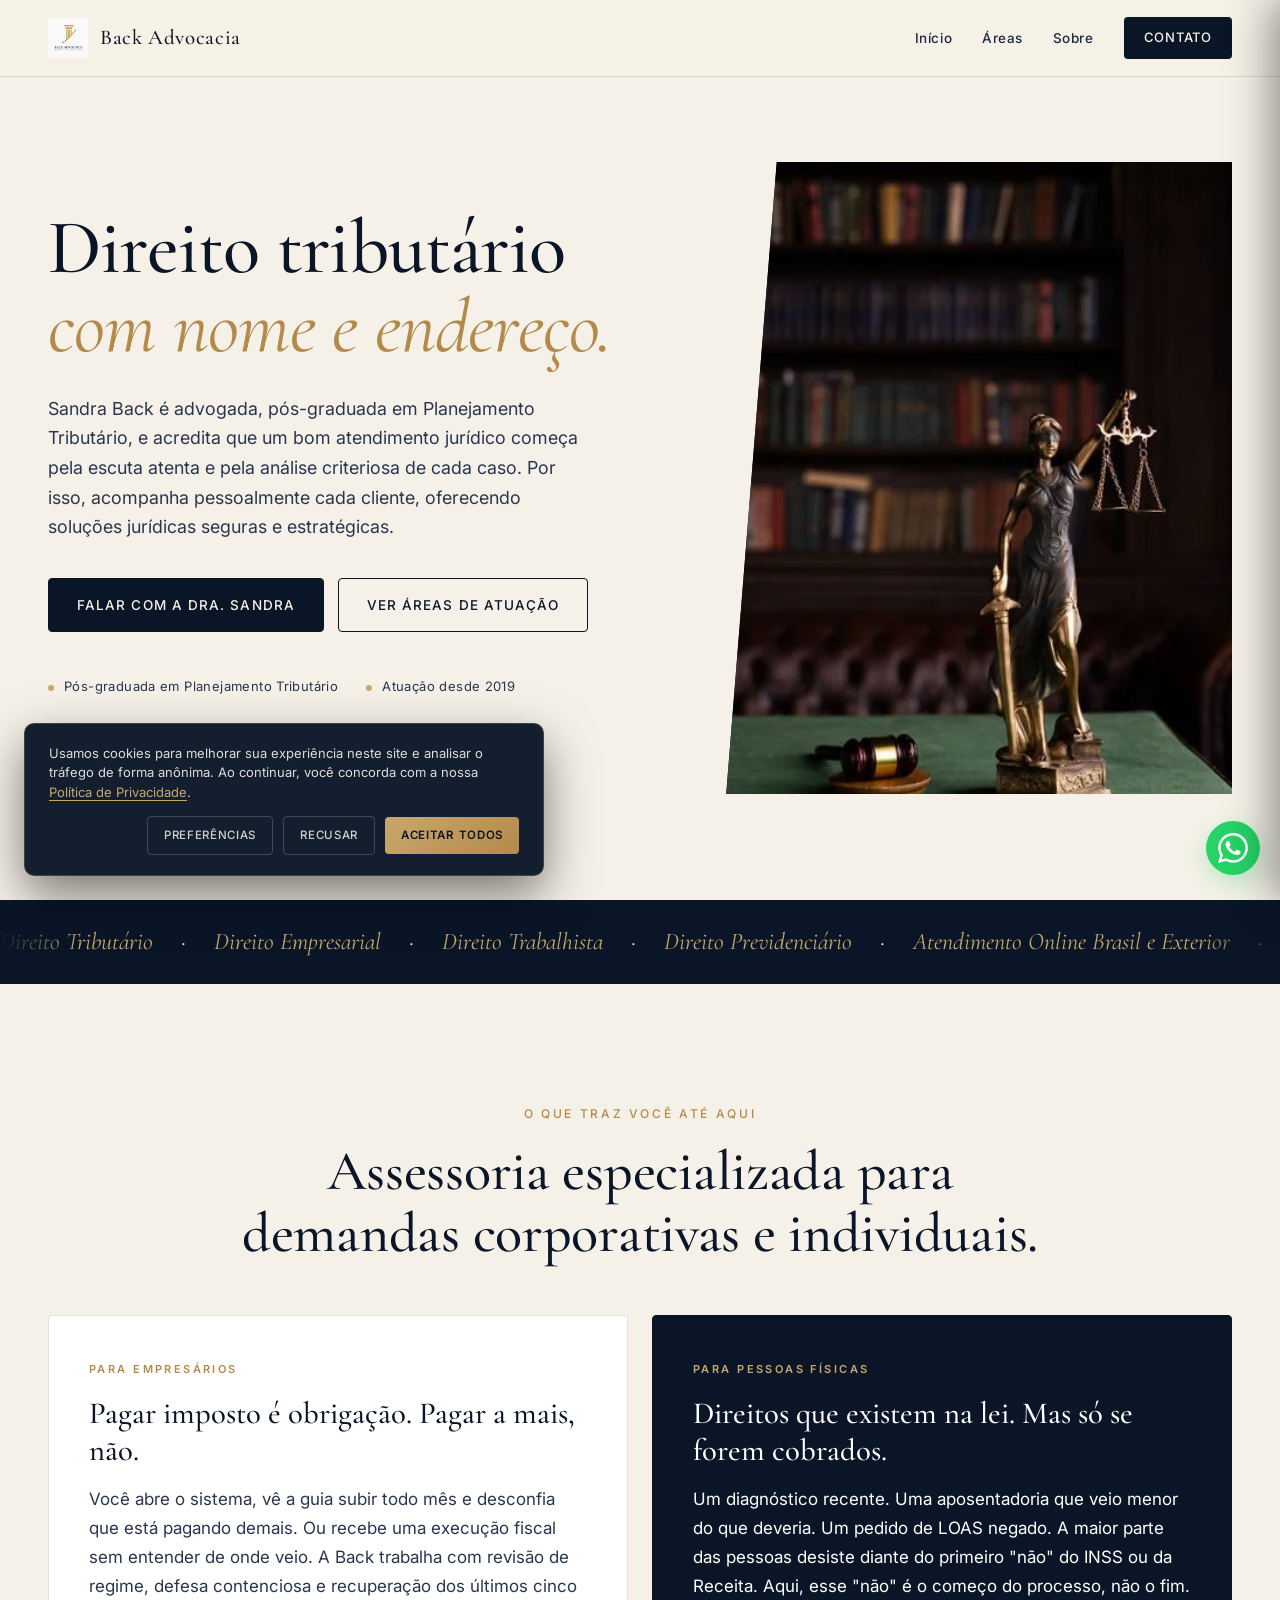
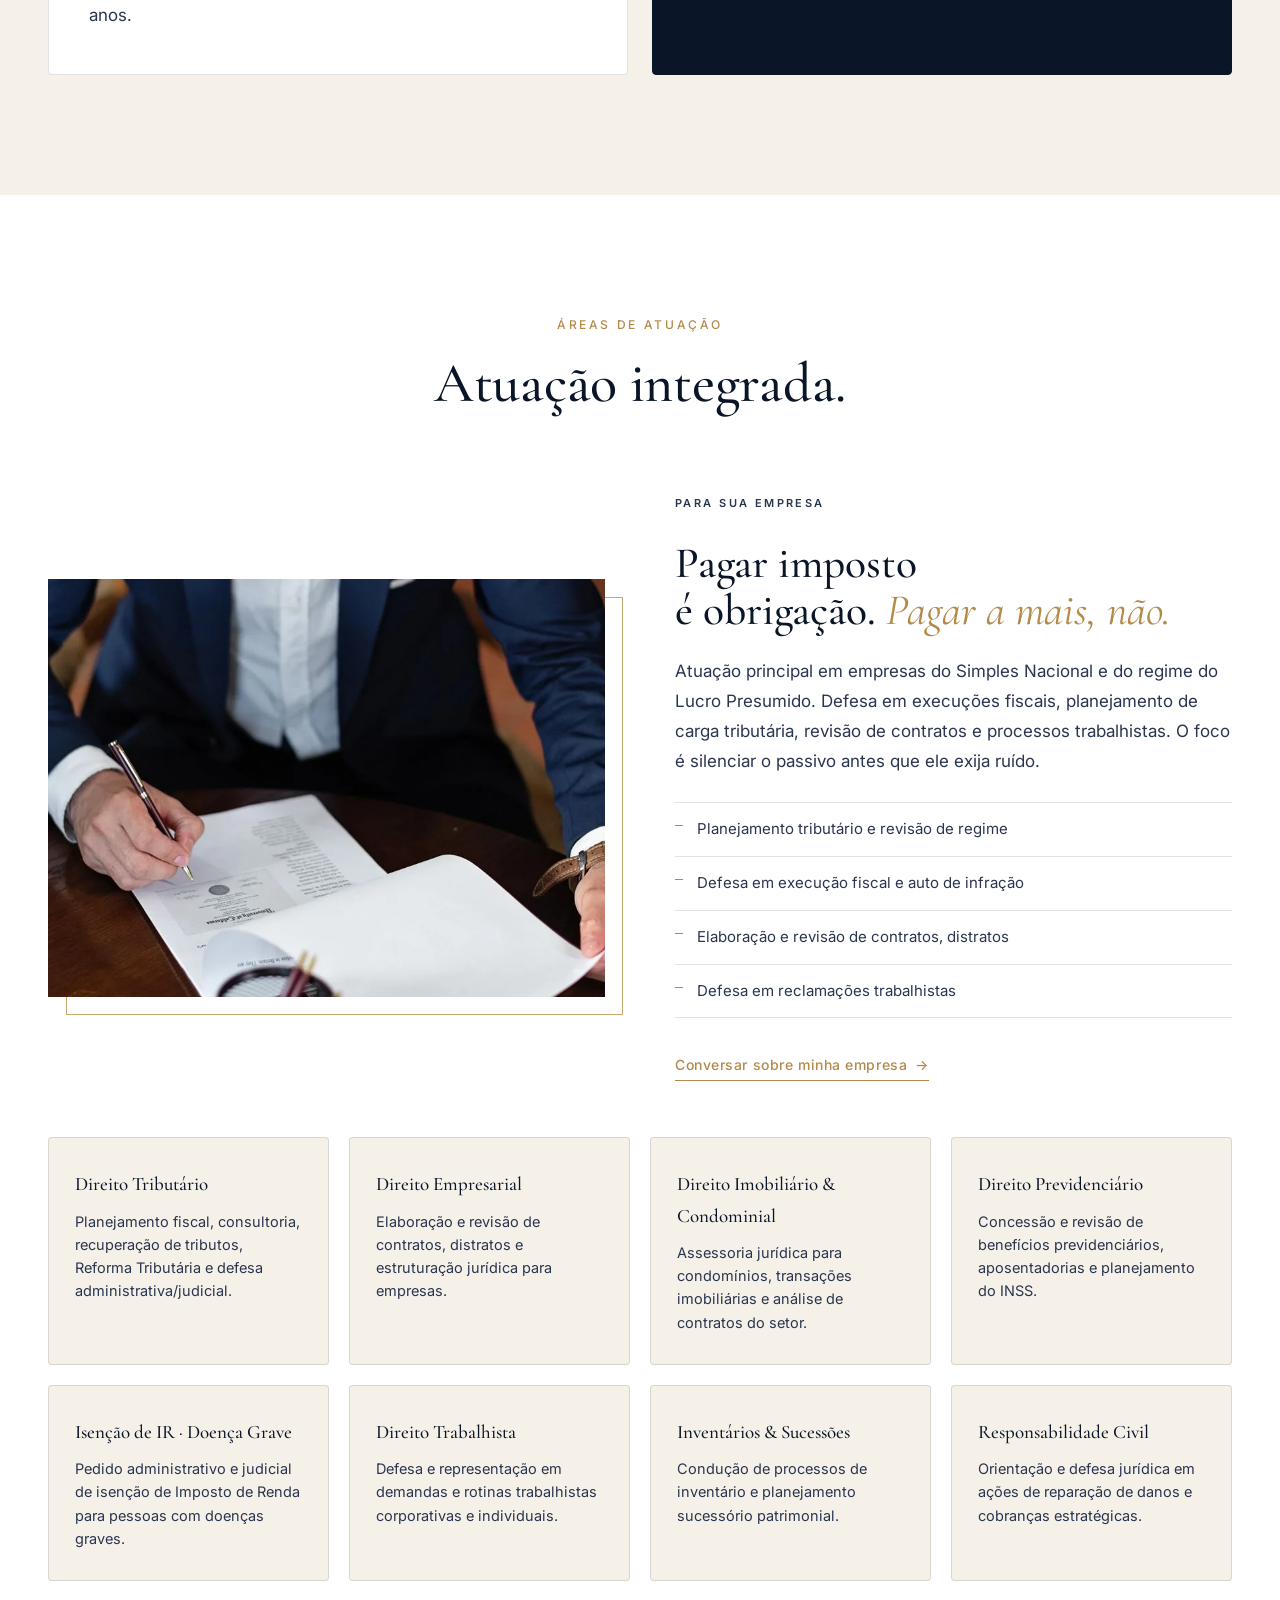
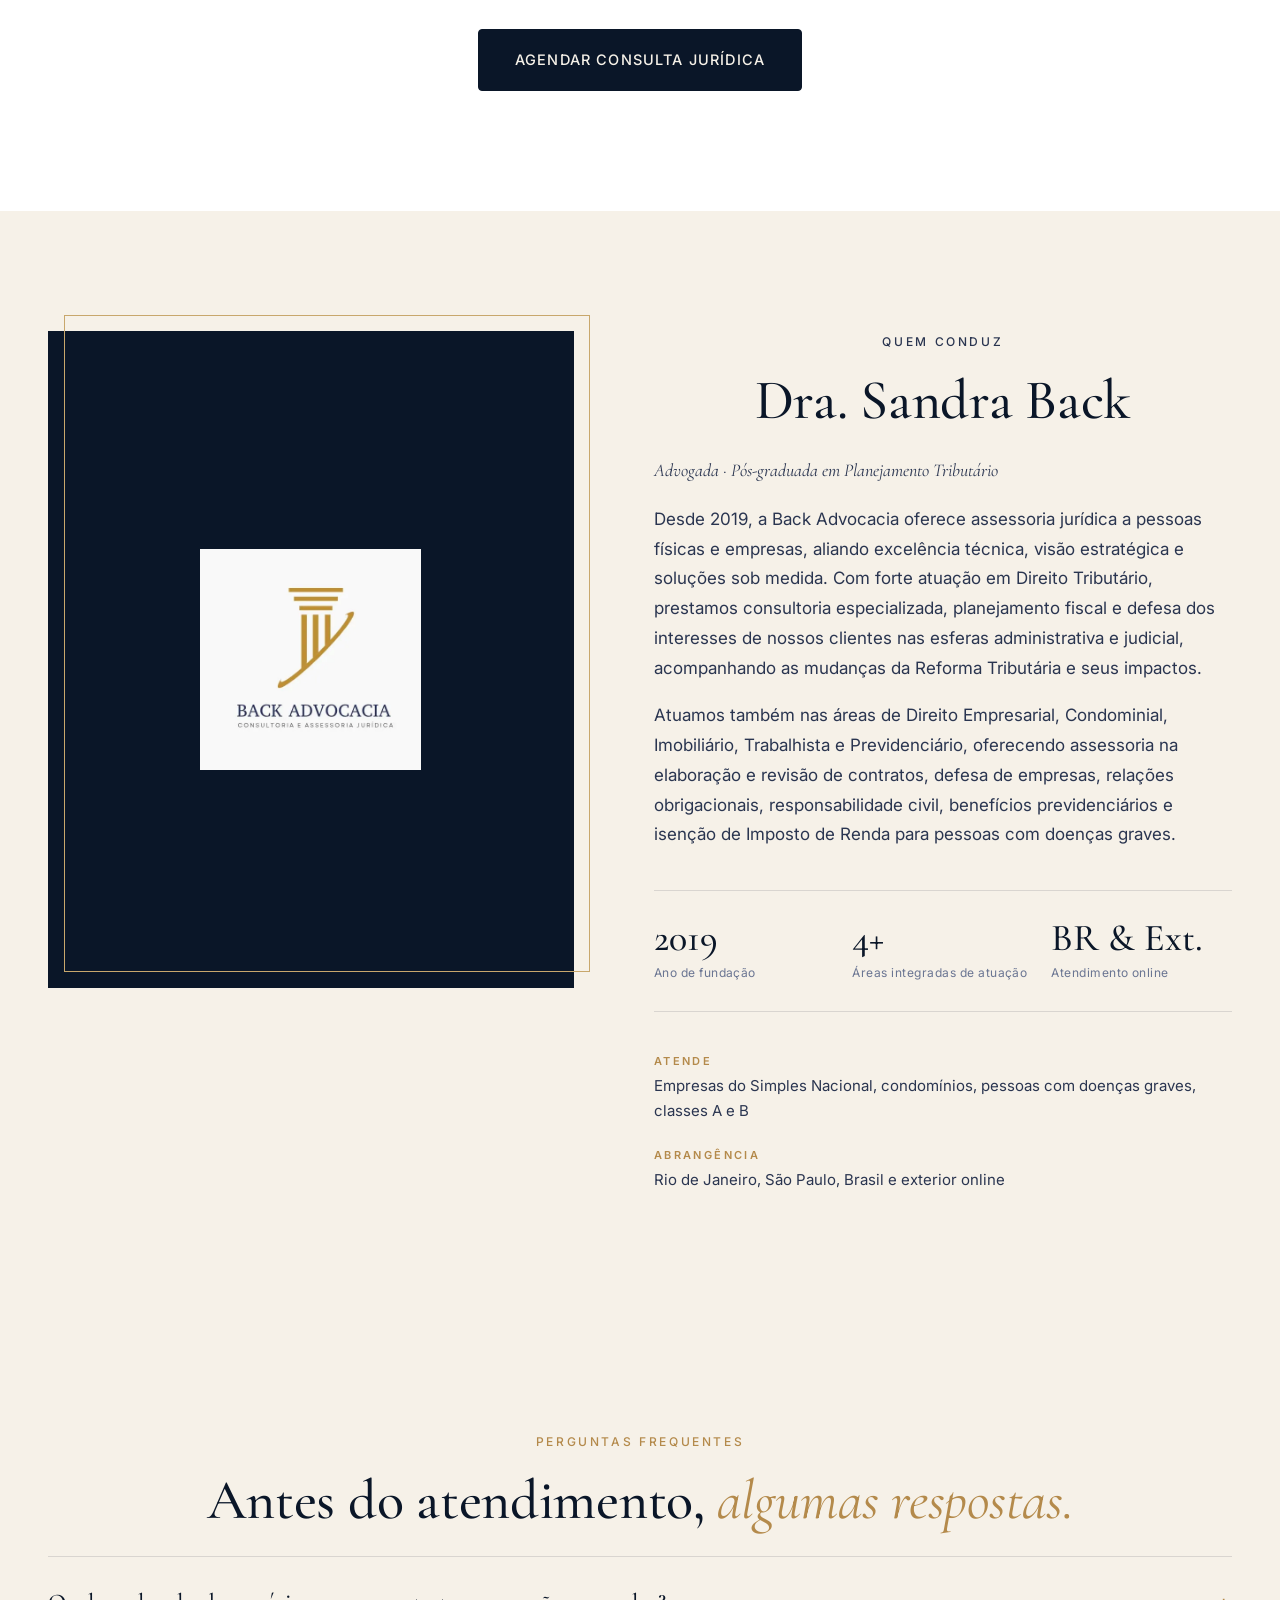
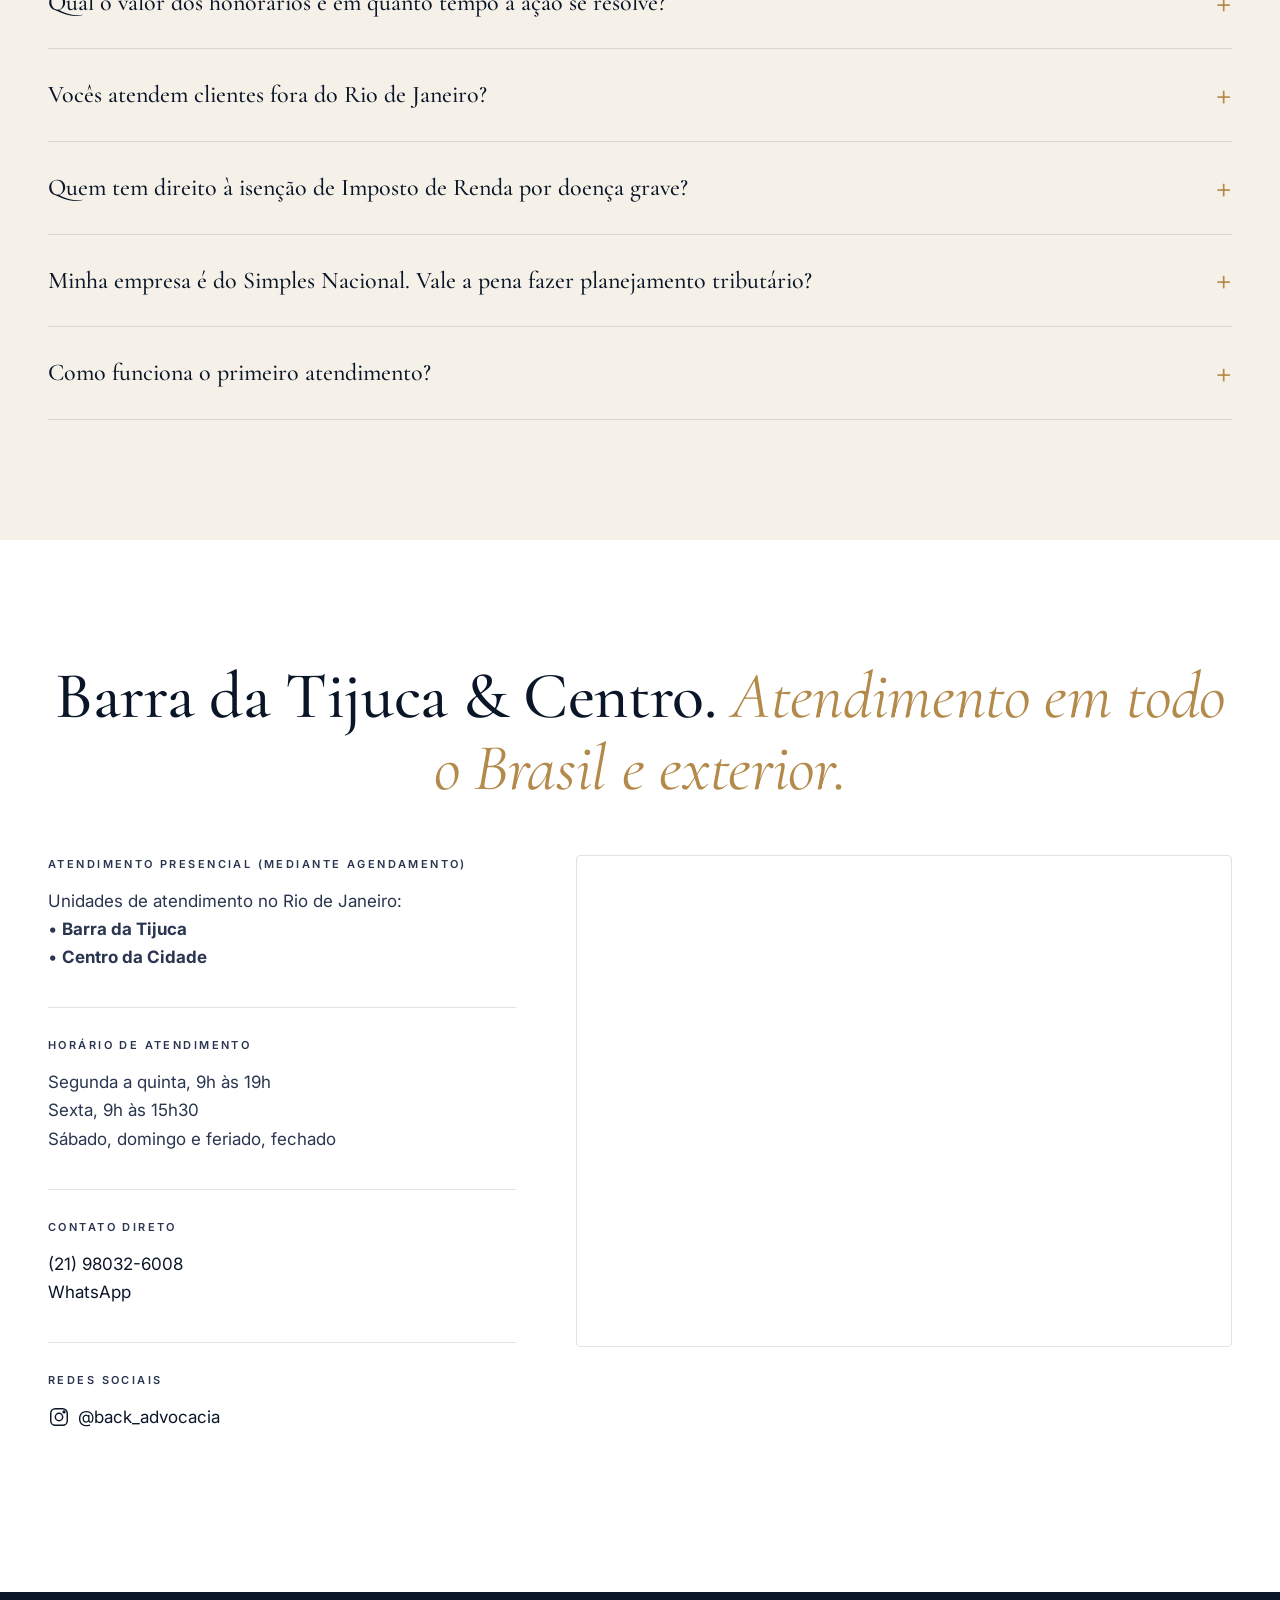
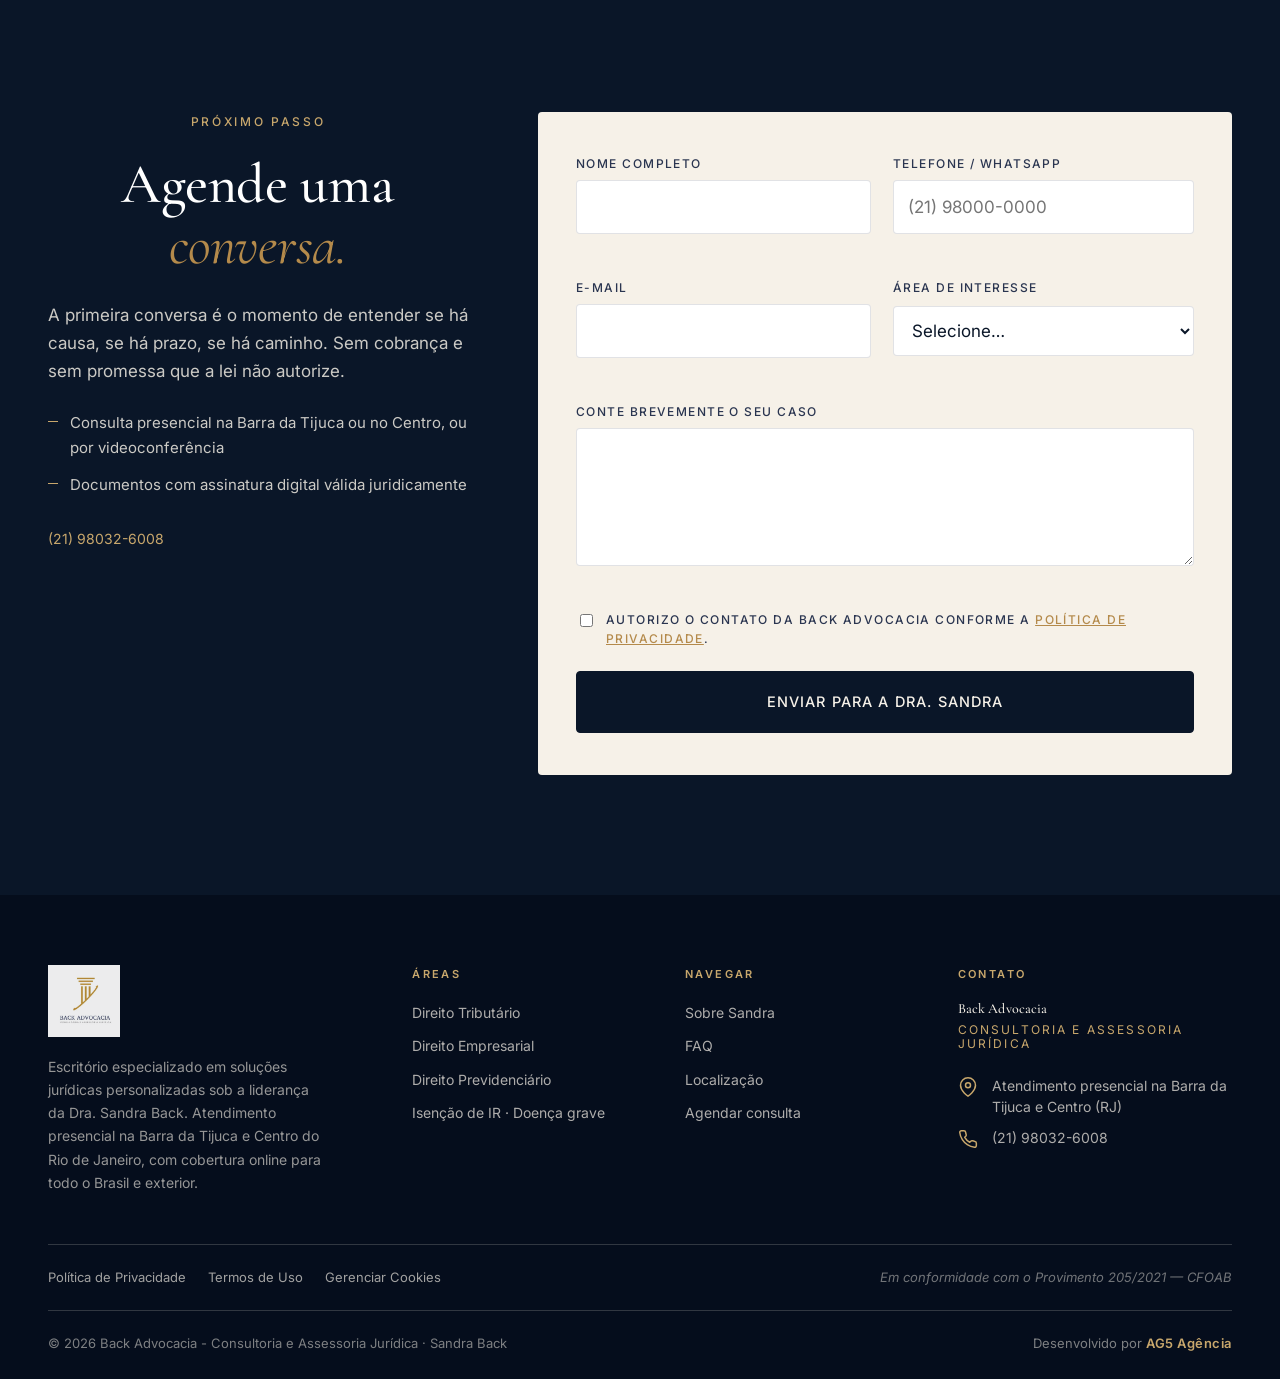
<file: index.html>
<!DOCTYPE html>
<html lang="pt-BR">
<head>
<meta charset="UTF-8">
<meta name="viewport" content="width=device-width, initial-scale=1.0, viewport-fit=cover">
<meta name="theme-color" content="#0a1628">
<meta name="robots" content="index, follow, max-image-preview:large, max-snippet:-1">

<title>Back Advocacia - Consultoria e Assessoria Jurídica | Advogada Tributarista no Rio de Janeiro</title>
<meta name="description" content="Escritório de advocacia no Rio de Janeiro. Direito Tributário, Empresarial, Trabalhista e Previdenciário. Atendimento presencial (Barra da Tijuca e Centro) e online.">
<meta name="author" content="Sandra Back · Back Advocacia">
<meta name="keywords" content="advogado barra da tijuca, advogado centro rj, advogado tributarista rio de janeiro, direito tributário, planejamento tributário, isenção imposto de renda doença grave, sandra back">

<link rel="canonical" href="https://www.back-advocacia.ag5agencia.site/">

<meta property="og:type" content="website">
<meta property="og:title" content="Back Advocacia - Consultoria e Assessoria Jurídica | Advogada Tributarista no Rio de Janeiro">
<meta property="og:description" content="Escritório de advocacia no Rio de Janeiro. Direito Tributário, Empresarial, Trabalhista e Previdenciário. Atendimento presencial (Barra da Tijuca e Centro) e online.">
<meta property="og:locale" content="pt_BR">
<meta property="og:url" content="https://www.back-advocacia.ag5agencia.site/">
<meta property="og:site_name" content="Back Advocacia - Consultoria e Assessoria Jurídica">
<meta property="og:image" content="https://www.back-advocacia.ag5agencia.site/assets/Capa%20do%20Site%20(1).webp">
<meta property="og:image:width" content="1024">
<meta property="og:image:height" content="1024">
<meta property="og:image:alt" content="Dra. Sandra Back - Escritório de Advocacia no Rio de Janeiro">

<meta name="twitter:card" content="summary_large_image">
<meta name="twitter:title" content="Back Advocacia - Consultoria e Assessoria Jurídica | Advogada Tributarista no Rio de Janeiro">
<meta name="twitter:description" content="Escritório de advocacia no Rio de Janeiro. Direito Tributário, Empresarial, Trabalhista e Previdenciário. Atendimento presencial (Barra da Tijuca e Centro) e online.">
<meta name="twitter:image" content="https://www.back-advocacia.ag5agencia.site/assets/Capa%20do%20Site%20(1).webp">

<link rel="icon" type="image/webp" href="assets/logo.webp">
<link rel="apple-touch-icon" href="assets/logo.webp">

<link rel="preconnect" href="https://fonts.googleapis.com">
<link rel="preconnect" href="https://fonts.gstatic.com" crossorigin>
<link rel="dns-prefetch" href="https://wa.me">
<link rel="preload" as="image" href="assets/hero-direito.webp" fetchpriority="high">
<link href="https://fonts.googleapis.com/css2?family=Cormorant+Garamond:ital,wght@0,400;0,500;0,600;0,700;1,400;1,500&family=Inter:wght@300;400;500;600&display=swap" rel="stylesheet">

<link rel="stylesheet" href="style.css">

<script type="application/ld+json">
{
  "@context": "https://schema.org",
  "@graph": [
    {
      "@type": "LegalService",
      "@id": "https://www.back-advocacia.ag5agencia.site/#negocio",
      "name": "Back Advocacia - Consultoria e Assessoria Jurídica",
      "alternateName": "Advogado Rio de Janeiro RJ - Back Advocacia | Direito Tributário | Direito Empresarial",
      "url": "https://www.back-advocacia.ag5agencia.site/",
      "logo": "https://www.back-advocacia.ag5agencia.site/assets/logo.webp",
      "image": [
        "https://www.back-advocacia.ag5agencia.site/assets/Capa%20do%20Site%20(1).webp",
        "https://www.back-advocacia.ag5agencia.site/assets/logo.webp"
      ],
      "description": "Escritório de advocacia no Rio de Janeiro. Especialidade em Direito Tributário, Empresarial, Trabalhista e Previdenciário, com atendimento presencial (Barra da Tijuca e Centro) e online no Brasil e exterior.",
      "telephone": "+5521980326008",
      "email": "contato@back.adv.br",
      "contactPoint": [
        {
          "@type": "ContactPoint",
          "telephone": "+5521980326008",
          "contactType": "customer service",
          "areaServed": "BR",
          "availableLanguage": ["Portuguese"]
        }
      ],
      "priceRange": "$$$",
      "currenciesAccepted": "BRL",
      "foundingDate": "2019",
      "address": {
        "@type": "PostalAddress",
        "addressLocality": "Rio de Janeiro",
        "addressRegion": "RJ",
        "addressCountry": "BR"
      },
      "openingHoursSpecification": [
        { "@type": "OpeningHoursSpecification", "dayOfWeek": ["Monday","Tuesday","Wednesday","Thursday"], "opens": "09:00", "closes": "19:00" },
        { "@type": "OpeningHoursSpecification", "dayOfWeek": ["Friday"], "opens": "09:00", "closes": "15:30" }
      ],
      "areaServed": [
        { "@type": "City", "name": "Rio de Janeiro", "containedInPlace": { "@type": "State", "name": "Rio de Janeiro" } },
        { "@type": "Place", "name": "Barra da Tijuca" },
        { "@type": "Place", "name": "Centro" },
        { "@type": "City", "name": "São Paulo", "containedInPlace": { "@type": "State", "name": "São Paulo" } },
        { "@type": "Country", "name": "Brasil" }
      ],
      "founder": {
        "@type": "Person",
        "name": "Sandra Back",
        "jobTitle": "Advogada, pós-graduada em Planejamento Tributário",
        "description": "Sandra Back fundou a Back Advocacia - Consultoria e Assessoria Jurídica em 2019, dedicada ao Direito Tributário e à defesa de empresas e famílias.",
        "image": "https://www.back-advocacia.ag5agencia.site/assets/Capa%20do%20Site%20(1).webp"
      },
      "hasOfferCatalog": {
        "@type": "OfferCatalog",
        "name": "Serviços de Advogado Rio de Janeiro RJ - Back Advocacia",
        "itemListElement": [
          { "@type": "Offer", "itemOffered": { "@type": "Service", "name": "Planejamento Tributário", "description": "Estruturação fiscal para empresas, com foco em Simples Nacional e regimes de tributação.", "areaServed": "Brasil", "provider": { "@id": "https://www.back-advocacia.ag5agencia.site/#negocio" } } },
          { "@type": "Offer", "itemOffered": { "@type": "Service", "name": "Defesa em Execução Fiscal e Auto de Infração", "description": "Atuação contenciosa contra cobranças indevidas e autuações fiscais.", "areaServed": "Brasil", "provider": { "@id": "https://www.back-advocacia.ag5agencia.site/#negocio" } } },
          { "@type": "Offer", "itemOffered": { "@type": "Service", "name": "Elaboração e Revisão de Contratos", "description": "Contratos empresariais, distratos e instrumentos jurídicos sob medida.", "areaServed": "Brasil", "provider": { "@id": "https://www.back-advocacia.ag5agencia.site/#negocio" } } },
          { "@type": "Offer", "itemOffered": { "@type": "Service", "name": "Isenção de Imposto de Renda para Doenças Graves", "description": "Pedido administrativo e judicial de isenção de IR para portadores de doenças graves previstas em lei.", "areaServed": "Brasil", "provider": { "@id": "https://www.back-advocacia.ag5agencia.site/#negocio" } } },
          { "@type": "Offer", "itemOffered": { "@type": "Service", "name": "BPC LOAS e Benefícios Previdenciários", "description": "Concessão e revisão de aposentadorias, BPC LOAS e demais benefícios do INSS.", "areaServed": "Brasil", "provider": { "@id": "https://www.back-advocacia.ag5agencia.site/#negocio" } } },
          { "@type": "Offer", "itemOffered": { "@type": "Service", "name": "Planejamento Previdenciário", "description": "Análise de tempo de contribuição e melhor cenário de aposentadoria.", "areaServed": "Brasil", "provider": { "@id": "https://www.back-advocacia.ag5agencia.site/#negocio" } } },
          { "@type": "Offer", "itemOffered": { "@type": "Service", "name": "Defesa em Processo Trabalhista", "description": "Representação de empresas e profissionais em reclamações trabalhistas.", "areaServed": "Brasil", "provider": { "@id": "https://www.back-advocacia.ag5agencia.site/#negocio" } } }
        ]
      },
      "sameAs": [
        "https://www.instagram.com/back_advocacia/"
      ]
    },
    {
      "@type": "WebSite",
      "@id": "https://www.back-advocacia.ag5agencia.site/#website",
      "url": "https://www.back-advocacia.ag5agencia.site/",
      "name": "Advogado Rio de Janeiro RJ - Back Advocacia | Direito Tributário | Direito Empresarial",
      "publisher": { "@id": "https://www.back-advocacia.ag5agencia.site/#negocio" },
      "inLanguage": "pt-BR"
    },
    {
      "@type": "WebPage",
      "@id": "https://www.back-advocacia.ag5agencia.site/#webpage",
      "url": "https://www.back-advocacia.ag5agencia.site/",
      "name": "Back Advocacia | Sandra Back, advogada tributarista no Rio de Janeiro RJ",
      "description": "Escritório de Sandra Back no Rio de Janeiro. Direito Tributário, Empresarial, Trabalhista e Previdenciário. Atendimento presencial na Barra da Tijuca e Centro, e online.",
      "isPartOf": { "@id": "https://www.back-advocacia.ag5agencia.site/#website" },
      "about": { "@id": "https://www.back-advocacia.ag5agencia.site/#negocio" },
      "inLanguage": "pt-BR",
      "datePublished": "2026-05-28",
      "dateModified": "2026-05-28"
    },
    {
      "@type": "FAQPage",
      "@id": "https://www.back-advocacia.ag5agencia.site/#faq",
      "mainEntity": [
        { "@type": "Question", "name": "Qual o valor dos honorários e em quanto tempo a ação se resolve?", "acceptedAnswer": { "@type": "Answer", "text": "Os honorários dependem da complexidade do caso e do tipo de demanda. Algumas ações administrativas se encerram em semanas; outras, judiciais, podem durar de meses a alguns anos. Na primeira consulta apresentamos um plano de custos transparente e uma estimativa realista de prazo." } },
        { "@type": "Question", "name": "Vocês atendem clientes fora do Rio de Janeiro?", "acceptedAnswer": { "@type": "Answer", "text": "Sim. Atendemos presencialmente no escritório do Leblon, na Barra da Tijuca ou no Centro, mediante agendamento, e online para todo o Brasil e exterior, por videoconferência. Documentos podem ser assinados digitalmente, com a mesma validade jurídica." } },
        { "@type": "Question", "name": "Quem tem direito à isenção de Imposto de Renda por doença grave?", "acceptedAnswer": { "@type": "Answer", "text": "Aposentados, pensionistas e portadores de uma das doenças previstas na Lei 7.713/88 (entre elas câncer, cardiopatia grave, esclerose múltipla, Parkinson e nefropatia grave). A isenção pode ser pleiteada administrativamente e, se negada, judicialmente, com possibilidade de devolução dos valores pagos nos últimos cinco anos." } },
        { "@type": "Question", "name": "Minha empresa é do Simples Nacional. Vale a pena fazer planejamento tributário?", "acceptedAnswer": { "@type": "Answer", "text": "Sim. Mesmo no Simples existem ajustes de enquadramento, recuperação de créditos e revisão de anexos que reduzem a carga sem mudar de regime. Em muitos casos identificamos pagamentos a maior nos últimos cinco anos, passíveis de compensação." } },
        { "@type": "Question", "name": "Como funciona o primeiro atendimento?", "acceptedAnswer": { "@type": "Answer", "text": "O primeiro atendimento é uma consulta jurídica realizada mediante agendamento prévio, de forma presencial (Leblon, Barra da Tijuca ou Centro) ou por videoconferência. Durante a consulta, a Dra. Sandra analisa a situação apresentada, avalia os documentos pertinentes e oferece uma orientação jurídica inicial, esclarecendo os possíveis caminhos, os riscos envolvidos e as perspectivas do caso. Trata-se de um atendimento profissional e personalizado, remunerado na forma previamente informada ao cliente, com foco em fornecer uma análise técnica, clara e segura desde o primeiro contato." } }
      ]
    }
  ]
}
</script>
</head>
<body>

<a class="skip-link" href="#main">Pular para o conteúdo</a>

<!-- =================== 1. NAVBAR =================== -->
<header class="topbar" id="topbar" role="banner">
  <div class="topbar__inner">
    <a href="#hero" class="brand" aria-label="Back Advocacia · Página inicial">
      <img src="assets/logo.webp" alt="Back Advocacia" width="40" height="40">
      <span class="brand__name">Back Advocacia</span>
    </a>
    <nav class="nav" aria-label="Menu principal">
      <a href="#hero">Início</a>
      <a href="#areas">Áreas</a>
      <a href="#sandra">Sobre</a>
      <a class="nav__cta" href="#contato">Contato</a>
    </nav>
    <button class="nav__toggle" id="nav-toggle" aria-label="Abrir menu" aria-expanded="false" type="button">
      <span></span><span></span><span></span>
    </button>
  </div>
</header>

<main id="main">

  <!-- =================== 2. HERO — SPLIT ASSIMÉTRICO 55/45 =================== -->
  <section class="hero" id="hero" aria-labelledby="hero-title">
    <div class="hero__grid">
      <div class="hero__text">
        <h1 id="hero-title" data-anim="hero-h1">Direito tributário<br><em>com nome e endereço.</em></h1>
        <p class="lede" data-anim="hero-lede">Sandra Back é advogada, pós-graduada em Planejamento Tributário, e acredita que um bom atendimento jurídico começa pela escuta atenta e pela análise criteriosa de cada caso. Por isso, acompanha pessoalmente cada cliente, oferecendo soluções jurídicas seguras e estratégicas.</p>
        <div class="hero__cta" data-anim="hero-cta">
          <a class="btn btn--primary" href="https://wa.me/5521980326008?text=Ol%C3%A1%2C%20gostaria%20de%20uma%20consulta%20com%20a%20Dra.%20Sandra%20Back." target="_blank" rel="noopener">Falar com a Dra. Sandra</a>
          <a class="btn btn--ghost" href="#areas">Ver áreas de atuação</a>
        </div>
        <ul class="hero__seal" data-anim="hero-seal">
          <li>Pós-graduada em Planejamento Tributário</li>
          <li>Atuação desde 2019</li>
          <li>Presencial e online</li>
        </ul>
      </div>
      <div class="hero__image" data-anim="hero-image">
        <img src="assets/hero-direito.webp" alt="Estatueta da Justiça e martelo sobre mesa de escritório de advocacia, com estante de livros jurídicos ao fundo" width="940" height="1400" fetchpriority="high">
      </div>
    </div>
  </section>

  <!-- =================== 3. BARRA MARQUEE DE KEYWORDS =================== -->
  <section class="marquee" aria-hidden="true">
    <div class="marquee__track">
      <span>Direito Tributário</span><span>·</span>
      <span>Direito Empresarial</span><span>·</span>
      <span>Direito Trabalhista</span><span>·</span>
      <span>Direito Previdenciário</span><span>·</span>
      <span>Atendimento Online Brasil e Exterior</span><span>·</span>
      <span>Direito Tributário</span><span>·</span>
      <span>Direito Empresarial</span><span>·</span>
      <span>Direito Trabalhista</span><span>·</span>
      <span>Direito Previdenciário</span><span>·</span>
      <span>Atendimento Online Brasil e Exterior</span><span>·</span>
    </div>
  </section>

  <!-- =================== 4. ALTO IMPACTO: DOR E SOLUÇÃO =================== -->
  <section class="impact" id="dor" aria-labelledby="impact-title">
    <div class="container">
      <p class="section__eyebrow">O que traz você até aqui</p>
      <h2 id="impact-title" class="section__title">Assessoria especializada para<br>demandas corporativas e individuais.</h2>
      <div class="impact__grid">
        <article class="impact__card">
          <p class="impact__tag">Para empresários</p>
          <h3>Pagar imposto é obrigação. Pagar a mais, não.</h3>
          <p>Você abre o sistema, vê a guia subir todo mês e desconfia que está pagando demais. Ou recebe uma execução fiscal sem entender de onde veio. A Back trabalha com revisão de regime, defesa contenciosa e recuperação dos últimos cinco anos.</p>
        </article>
        <article class="impact__card impact__card--alt">
          <p class="impact__tag">Para pessoas físicas</p>
          <h3>Direitos que existem na lei. Mas só se forem cobrados.</h3>
          <p>Um diagnóstico recente. Uma aposentadoria que veio menor do que deveria. Um pedido de LOAS negado. A maior parte das pessoas desiste diante do primeiro "não" do INSS ou da Receita. Aqui, esse "não" é o começo do processo, não o fim.</p>
        </article>
      </div>
    </div>
  </section>

  <!-- =================== 5. SERVIÇOS / ÁREAS — ZIG-ZAG ALTERNADO =================== -->
  <section class="areas" id="areas" aria-labelledby="areas-title">
    <div class="container">
      <p class="section__eyebrow">Áreas de atuação</p>
      <h2 id="areas-title" class="section__title">Atuação integrada.</h2>
    </div>

    <!-- BLOCO 1 -->
    <article class="zigzag" id="empresa">
      <div class="zigzag__inner">
        <div class="zigzag__media">
          <img src="assets/direito-empresarial.webp" alt="Mesa de mármore preto com documentos jurídicos e caneta sobre contrato" loading="lazy" width="940" height="650">
          <div class="zigzag__media-frame"></div>
        </div>
        <div class="zigzag__text">
          <p class="zigzag__tag">Para sua empresa</p>
          <h3>Pagar imposto<br>é obrigação. <em>Pagar a mais, não.</em></h3>
          <p>Atuação principal em empresas do Simples Nacional e do regime do Lucro Presumido. Defesa em execuções fiscais, planejamento de carga tributária, revisão de contratos e processos trabalhistas. O foco é silenciar o passivo antes que ele exija ruído.</p>
          <ul>
            <li>Planejamento tributário e revisão de regime</li>
            <li>Defesa em execução fiscal e auto de infração</li>
            <li>Elaboração e revisão de contratos, distratos</li>
            <li>Defesa em reclamações trabalhistas</li>
          </ul>
          <a class="link-arrow" href="https://wa.me/5521980326008?text=Ol%C3%A1%2C%20sou%20empres%C3%A1rio(a)%20e%20gostaria%20de%20conversar%20com%20a%20Dra.%20Sandra." target="_blank" rel="noopener">Conversar sobre minha empresa</a>
        </div>
      </div>
    </article>

    <!-- QUADROS OBJETIVOS DE ÁREAS -->
    <div class="container">
      <div class="areas__cards">
        <article class="areas__card">
          <p class="areas__card-title">Direito Tributário</p>
          <p class="areas__card-desc">Planejamento fiscal, consultoria, recuperação de tributos, Reforma Tributária e defesa administrativa/judicial.</p>
        </article>
        <article class="areas__card">
          <p class="areas__card-title">Direito Empresarial</p>
          <p class="areas__card-desc">Elaboração e revisão de contratos, distratos e estruturação jurídica para empresas.</p>
        </article>
        <article class="areas__card">
          <p class="areas__card-title">Direito Imobiliário &amp; Condominial</p>
          <p class="areas__card-desc">Assessoria jurídica para condomínios, transações imobiliárias e análise de contratos do setor.</p>
        </article>
        <article class="areas__card">
          <p class="areas__card-title">Direito Previdenciário</p>
          <p class="areas__card-desc">Concessão e revisão de benefícios previdenciários, aposentadorias e planejamento do INSS.</p>
        </article>
        <article class="areas__card">
          <p class="areas__card-title">Isenção de IR · Doença Grave</p>
          <p class="areas__card-desc">Pedido administrativo e judicial de isenção de Imposto de Renda para pessoas com doenças graves.</p>
        </article>
        <article class="areas__card">
          <p class="areas__card-title">Direito Trabalhista</p>
          <p class="areas__card-desc">Defesa e representação em demandas e rotinas trabalhistas corporativas e individuais.</p>
        </article>
        <article class="areas__card">
          <p class="areas__card-title">Inventários &amp; Sucessões</p>
          <p class="areas__card-desc">Condução de processos de inventário e planejamento sucessório patrimonial.</p>
        </article>
        <article class="areas__card">
          <p class="areas__card-title">Responsabilidade Civil</p>
          <p class="areas__card-desc">Orientação e defesa jurídica em ações de reparação de danos e cobranças estratégicas.</p>
        </article>
      </div>
      <div style="text-align: center; margin-top: 48px;">
        <a class="btn btn--primary btn--lg" href="https://wa.me/5521980326008?text=Ol%C3%A1%2C%20gostaria%20de%20solicitar%20uma%20consulta%20jur%C3%ADdica%20com%20a%20Dra.%20Sandra%20Back." target="_blank" rel="noopener">Agendar consulta jurídica</a>
      </div>
    </div>
  </section>


  <!-- =================== 7. SOBRE / CREDENCIAIS — SPLIT 50/50 STICKY =================== -->
  <section class="sandra" id="sandra" aria-labelledby="sandra-title">
    <div class="sandra__grid">
      <div class="sandra__photo sandra__photo--logo">
        <div class="sandra__photo-inner">
          <img src="assets/logo.webp" alt="Back Advocacia - Consultoria e Assessoria Jurídica" loading="lazy" width="400" height="400">
        </div>
      </div>
      <div class="sandra__text">
        <p class="section__eyebrow">Quem conduz</p>
        <h2 id="sandra-title" class="section__title">Dra. Sandra Back</h2>
        <p class="sandra__role">Advogada · Pós-graduada em Planejamento Tributário</p>

        <p>Desde 2019, a Back Advocacia oferece assessoria jurídica a pessoas físicas e empresas, aliando excelência técnica, visão estratégica e soluções sob medida. Com forte atuação em Direito Tributário, prestamos consultoria especializada, planejamento fiscal e defesa dos interesses de nossos clientes nas esferas administrativa e judicial, acompanhando as mudanças da Reforma Tributária e seus impactos.</p>

        <p>Atuamos também nas áreas de Direito Empresarial, Condominial, Imobiliário, Trabalhista e Previdenciário, oferecendo assessoria na elaboração e revisão de contratos, defesa de empresas, relações obrigacionais, responsabilidade civil, benefícios previdenciários e isenção de Imposto de Renda para pessoas com doenças graves.</p>

        <div class="sandra__stats">
          <div>
            <strong>2019</strong>
            <span>Ano de fundação</span>
          </div>
          <div>
            <strong>4+</strong>
            <span>Áreas integradas de atuação</span>
          </div>
          <div>
            <strong>BR &amp; Ext.</strong>
            <span>Atendimento online</span>
          </div>
        </div>

        <div class="sandra__meta">
          <div><strong>Atende</strong><span>Empresas do Simples Nacional, condomínios, pessoas com doenças graves, classes A e B</span></div>
          <div><strong>Abrangência</strong><span>Rio de Janeiro, São Paulo, Brasil e exterior online</span></div>
        </div>
      </div>
    </div>
  </section>

  <!-- =================== 9. FAQ =================== -->
  <section class="faq" id="faq" aria-labelledby="faq-title">
    <div class="container">
      <p class="section__eyebrow">Perguntas frequentes</p>
      <h2 id="faq-title" class="section__title">Antes do atendimento, <em>algumas respostas.</em></h2>

      <details class="faq__item">
        <summary>Qual o valor dos honorários e em quanto tempo a ação se resolve?</summary>
        <p>Depende da complexidade e do tipo de demanda. Algumas ações administrativas se encerram em semanas. Outras, judiciais, podem durar meses ou anos. Na primeira consulta apresentamos um plano de custos transparente e uma estimativa realista de prazo, antes de qualquer compromisso.</p>
      </details>

      <details class="faq__item">
        <summary>Vocês atendem clientes fora do Rio de Janeiro?</summary>
        <p>Sim. Atendemos presencialmente na Barra da Tijuca ou no Centro do Rio de Janeiro, mediante agendamento, e online para todo o Brasil e exterior, por videoconferência. Documentos podem ser assinados digitalmente, com a mesma validade jurídica de uma assinatura presencial.</p>
      </details>

      <details class="faq__item">
        <summary>Quem tem direito à isenção de Imposto de Renda por doença grave?</summary>
        <p>Aposentados, pensionistas e portadores de uma das doenças previstas na Lei 7.713/88, entre elas câncer, cardiopatia grave, esclerose múltipla, Parkinson e nefropatia grave. A isenção pode ser pleiteada administrativamente e, se negada, judicialmente, com possibilidade de devolução dos valores pagos nos últimos cinco anos.</p>
      </details>

      <details class="faq__item">
        <summary>Minha empresa é do Simples Nacional. Vale a pena fazer planejamento tributário?</summary>
        <p>Vale. Mesmo dentro do Simples existem ajustes de enquadramento, recuperação de créditos e revisão de anexos que reduzem a carga sem necessidade de mudar de regime. Em muitos casos identificamos pagamentos a maior nos últimos cinco anos, passíveis de compensação.</p>
      </details>

      <details class="faq__item">
        <summary>Como funciona o primeiro atendimento?</summary>
        <p>O primeiro atendimento é uma consulta jurídica realizada mediante agendamento prévio, de forma presencial (Barra da Tijuca ou Centro) ou por videoconferência. Durante a consulta, a Dra. Sandra analisa a situação apresentada, avalia os documentos pertinentes e oferece uma orientação jurídica inicial, esclarecendo os possíveis caminhos, os riscos envolvidos e as perspectivas do caso. Trata-se de um atendimento profissional e personalizado, remunerado na forma previamente informada ao cliente, com foco em fornecer uma análise técnica, clara e segura desde o primeiro contato.</p>
      </details>
    </div>
  </section>

  <!-- =================== 10. LOCALIZAÇÃO =================== -->
  <section class="local" id="localizacao" aria-labelledby="local-title">
    <div class="container">
      <h2 id="local-title" class="section__title section__title--display">Barra da Tijuca &amp; Centro. <em>Atendimento em todo o Brasil e exterior.</em></h2>
    </div>

    <div class="local__grid">
      <div class="local__info">
        <div class="local__block">
          <p class="local__label">Atendimento Presencial (Mediante Agendamento)</p>
          <p>Unidades de atendimento no Rio de Janeiro:<br>• <strong>Barra da Tijuca</strong><br>• <strong>Centro da Cidade</strong></p>
        </div>

        <div class="local__block">
          <p class="local__label">Horário de Atendimento</p>
          <p>Segunda a quinta, 9h às 19h<br>Sexta, 9h às 15h30<br>Sábado, domingo e feriado, fechado</p>
        </div>

        <div class="local__block">
          <p class="local__label">Contato direto</p>
          <p>
            <a href="tel:+5521980326008">(21) 98032-6008</a><br>
            <a href="https://wa.me/5521980326008" target="_blank" rel="noopener">WhatsApp</a>
          </p>
        </div>

        <div class="local__block">
          <p class="local__label">Redes sociais</p>
          <p class="local__socials">
            <a href="https://www.instagram.com/back_advocacia/" target="_blank" rel="noopener" aria-label="Instagram da Back Advocacia">
              <svg width="22" height="22" viewBox="0 0 24 24" fill="none" stroke="currentColor" stroke-width="1.6" aria-hidden="true"><rect x="3" y="3" width="18" height="18" rx="5"/><circle cx="12" cy="12" r="4"/><circle cx="17.5" cy="6.5" r="1" fill="currentColor"/></svg>
              <span>@back_advocacia</span>
            </a>
          </p>
        </div>
      </div>

      <div class="local__map">
        <iframe
          src="https://www.google.com/maps?q=Barra+da+Tijuca+Rio+de+Janeiro&output=embed"
          loading="lazy"
          referrerpolicy="no-referrer-when-downgrade"
          title="Mapa de atendimento Back Advocacia na Barra da Tijuca e Centro do Rio de Janeiro"
          aria-label="Mapa Google de atendimento da Back Advocacia"></iframe>
      </div>
    </div>
  </section>

  <!-- =================== 11. CTA + FORMULÁRIO =================== -->
  <section class="cta-form" id="contato" aria-labelledby="form-title">
    <div class="container cta-form__grid">
      <div class="cta-form__text">
        <p class="section__eyebrow">Próximo passo</p>
        <h2 id="form-title" class="section__title">Agende uma <em>conversa.</em></h2>
        <p>A primeira conversa é o momento de entender se há causa, se há prazo, se há caminho. Sem cobrança e sem promessa que a lei não autorize.</p>
        <ul class="cta-form__bullets">
          <li>Consulta presencial na Barra da Tijuca ou no Centro, ou por videoconferência</li>
          <li>Documentos com assinatura digital válida juridicamente</li>
        </ul>
        <p class="cta-form__contact">
          <a href="tel:+5521980326008">(21) 98032-6008</a>
        </p>
      </div>

      <form class="cta-form__form" id="contact-form" novalidate>
        <div class="field">
          <label for="f-nome">Nome completo</label>
          <input type="text" id="f-nome" name="nome" required minlength="3" autocomplete="name">
          <span class="field__error" id="err-nome"></span>
        </div>
        <div class="field">
          <label for="f-telefone">Telefone / WhatsApp</label>
          <input type="tel" id="f-telefone" name="telefone" required autocomplete="tel" inputmode="tel" placeholder="(21) 98000-0000">
          <span class="field__error" id="err-telefone"></span>
        </div>
        <div class="field">
          <label for="f-email">E-mail</label>
          <input type="email" id="f-email" name="email" required autocomplete="email">
          <span class="field__error" id="err-email"></span>
        </div>
        <div class="field">
          <label for="f-area">Área de interesse</label>
          <select id="f-area" name="area" required>
            <option value="">Selecione…</option>
            <option>Direito Tributário (empresa)</option>
            <option>Direito Empresarial / Contratos</option>
            <option>Direito Trabalhista</option>
            <option>Isenção de IR por doença grave</option>
            <option>BPC LOAS / Previdenciário</option>
            <option>Outro</option>
          </select>
          <span class="field__error" id="err-area"></span>
        </div>
        <div class="field field--full">
          <label for="f-msg">Conte brevemente o seu caso</label>
          <textarea id="f-msg" name="mensagem" rows="4" required minlength="10"></textarea>
          <span class="field__error" id="err-msg"></span>
        </div>
        <div class="field field--full field--check">
          <input type="checkbox" id="f-lgpd" required>
          <label for="f-lgpd">Autorizo o contato da Back Advocacia conforme a <a href="politica-de-privacidade.html">Política de Privacidade</a>.</label>
        </div>
        <button type="submit" class="btn btn--primary btn--lg">Enviar para a Dra. Sandra</button>
        <p class="cta-form__success" id="form-success" hidden>Mensagem registrada. A Dra. Sandra retorna em horário comercial.</p>
      </form>
    </div>
  </section>

</main>

<!-- =================== RODAPÉ + CRÉDITOS =================== -->
<footer class="footer" role="contentinfo">
  <div class="container">
    <div class="footer__grid">

      <div class="footer__col footer__col--brand">
        <img src="assets/logo.webp" alt="Back Advocacia" width="72" height="72">
        <p class="footer__bio">Escritório especializado em soluções jurídicas personalizadas sob a liderança da Dra. Sandra Back. Atendimento presencial na Barra da Tijuca e Centro do Rio de Janeiro, com cobertura online para todo o Brasil e exterior.</p>
      </div>

      <div class="footer__col">
        <p class="footer__label">Áreas</p>
        <ul>
          <li><a href="#empresa">Direito Tributário</a></li>
          <li><a href="#empresa">Direito Empresarial</a></li>
          <li><a href="#dor">Direito Previdenciário</a></li>
          <li><a href="#dor">Isenção de IR · Doença grave</a></li>
        </ul>
      </div>

      <div class="footer__col">
        <p class="footer__label">Navegar</p>
        <ul>
          <li><a href="#sandra">Sobre Sandra</a></li>
          <li><a href="#faq">FAQ</a></li>
          <li><a href="#localizacao">Localização</a></li>
          <li><a href="#contato">Agendar consulta</a></li>
        </ul>
      </div>

      <div class="footer__col footer__col--contact">
        <p class="footer__label">Contato</p>
        <a class="footer__contact-name" href="#contato">
          Back Advocacia<br><span>Consultoria e Assessoria Jurídica</span>
        </a>
        <ul class="footer__contact">
          <li>
            <svg width="20" height="20" viewBox="0 0 24 24" fill="none" stroke="currentColor" stroke-width="1.8" stroke-linecap="round" stroke-linejoin="round" aria-hidden="true"><path d="M21 10c0 7-9 13-9 13s-9-6-9-13a9 9 0 1 1 18 0z"/><circle cx="12" cy="10" r="3"/></svg>
            <span>Atendimento presencial na Barra da Tijuca e Centro (RJ)</span>
          </li>
          <li>
            <svg width="20" height="20" viewBox="0 0 24 24" fill="none" stroke="currentColor" stroke-width="1.8" stroke-linecap="round" stroke-linejoin="round" aria-hidden="true"><path d="M22 16.92v3a2 2 0 0 1-2.18 2 19.79 19.79 0 0 1-8.63-3.07 19.5 19.5 0 0 1-6-6A19.79 19.79 0 0 1 2.12 4.18 2 2 0 0 1 4.11 2h3a2 2 0 0 1 2 1.72c.13.96.36 1.9.68 2.81a2 2 0 0 1-.45 2.11L8.09 9.91a16 16 0 0 0 6 6l1.27-1.27a2 2 0 0 1 2.11-.45c.91.32 1.85.55 2.81.68A2 2 0 0 1 22 16.92z"/></svg>
            <a href="tel:+5521980326008">(21) 98032-6008</a>
          </li>
        </ul>
      </div>
    </div>

    <div class="footer__legal">
      <ul>
        <li><a href="politica-de-privacidade.html">Política de Privacidade</a></li>
        <li><a href="termos.html">Termos de Uso</a></li>
        <li><button type="button" class="footer__cookie" id="reopen-cookie">Gerenciar Cookies</button></li>
        <li class="footer__oab">Em conformidade com o Provimento 205/2021 — CFOAB</li>
      </ul>
    </div>

    <div class="footer__bottom">
      <p>© <span id="year">2026</span> Back Advocacia - Consultoria e Assessoria Jurídica · Sandra Back</p>
      <p class="footer__credit">Desenvolvido por <a href="https://www.ag5agencia.com.br" target="_blank" rel="noopener" class="footer__ag5">AG5 Agência</a></p>
    </div>
  </div>
</footer>

<!-- WhatsApp Premium Experience -->
<div class="wa-premium-container">
  <!-- Balão de Mensagem Glassmorphism -->
  <div id="wa-message-bubble" class="wa-bubble">
    <button class="wa-close" id="wa-close-btn" aria-label="Fechar balão de mensagem">
      <svg viewBox="0 0 24 24" fill="none" stroke="currentColor" stroke-width="2.5" stroke-linecap="round" width="14" height="14" aria-hidden="true"><path d="M18 6L6 18M6 6l12 12"/></svg>
    </button>
    <div class="wa-content">
      <div class="wa-header">
        <div class="wa-avatar-wrapper">
          <img src="assets/avatar-logo.webp" alt="Back Advocacia" class="wa-avatar" width="48" height="48">
        </div>
        <div class="wa-info">
          <span class="wa-name">Back Advocacia</span>
        </div>
      </div>
      <div id="wa-typing" class="wa-typing">
        <span></span><span></span><span></span>
      </div>
      <div id="wa-real-message" class="wa-message-text" style="display:none;">
        <p>Olá! Estamos à disposição para esclarecer suas dúvidas. <strong>Atendimento humanizado.</strong></p>
      </div>
    </div>
  </div>

  <!-- Botão Flutuante Redondo -->
  <a href="https://wa.me/5521980326008?text=Ol%C3%A1%2C%20vim%20atrav%C3%A9s%20do%20site%20e%20gostaria%20de%20agendar%20uma%20consulta%20jur%C3%ADdica."
     class="wa-float-btn" target="_blank" rel="noopener noreferrer"
     id="wa-main-btn" aria-label="Fale conosco pelo WhatsApp">
    <svg viewBox="0 0 24 24" fill="currentColor" aria-hidden="true" width="30" height="30">
      <path d="M17.472 14.382c-.297-.149-1.758-.867-2.03-.967-.273-.099-.471-.148-.67.15-.197.297-.767.966-.94 1.164-.173.199-.347.223-.644.075-.297-.15-1.255-.463-2.39-1.475-.883-.788-1.48-1.761-1.653-2.059-.173-.297-.018-.458.13-.606.134-.133.298-.347.446-.52.149-.174.198-.298.298-.497.099-.198.05-.371-.025-.52-.075-.149-.669-1.612-.916-2.207-.242-.579-.487-.5-.669-.51-.173-.008-.371-.01-.57-.01-.198 0-.52.074-.792.372-.272.297-1.04 1.016-1.04 2.479 0 1.462 1.065 2.875 1.213 3.074.149.198 2.096 3.2 5.077 4.487.709.306 1.262.489 1.694.625.712.227 1.36.195 1.871.118.571-.085 1.758-.719 2.006-1.413.248-.694.248-1.289.173-1.413-.074-.124-.272-.198-.57-.347m-5.421 7.403h-.004a9.87 9.87 0 01-5.031-1.378l-.361-.214-3.741.982.998-3.648-.235-.374a9.86 9.86 0 01-1.51-5.26c.001-5.45 4.436-9.884 9.888-9.884 2.64 0 5.122 1.03 6.988 2.898a9.825 9.825 0 012.893 6.994c-.003 5.45-4.437 9.884-9.885 9.884m8.413-18.297A11.815 11.815 0 0012.05 0C5.495 0 .16 5.335.157 11.892c0 2.096.547 4.142 1.588 5.945L.057 24l6.305-1.654a11.882 11.882 0 005.683 1.448h.005c6.554 0 11.89-5.335 11.893-11.893a11.821 11.821 0 00-3.48-8.413z"/>
    </svg>
    <span class="wa-badge" id="wa-notification" aria-hidden="true">1</span>
  </a>
</div>

<!-- Cookie banner LGPD -->
<div class="cookie" id="cookie" role="dialog" aria-label="Aviso de cookies" aria-hidden="true">
  <div class="cookie__inner">
    <p>Usamos cookies para melhorar sua experiência neste site e analisar o tráfego de forma anônima. Ao continuar, você concorda com a nossa <a href="politica-de-privacidade.html">Política de Privacidade</a>.</p>
    <div class="cookie__actions">
      <button type="button" class="btn btn--mini btn--ghost-dark" id="cookie-settings">Preferências</button>
      <button type="button" class="btn btn--mini btn--ghost-dark" id="cookie-decline">Recusar</button>
      <button type="button" class="btn btn--mini btn--primary" id="cookie-accept">Aceitar Todos</button>
    </div>
  </div>
</div>

<!-- Modal de Gerenciamento de Cookies (Google Tag Manager & LGPD) -->
<div class="cookie-modal" id="cookie-modal" role="dialog" aria-modal="true" aria-labelledby="cookie-modal-title" aria-hidden="true">
  <div class="cookie-modal__backdrop" id="cookie-modal-backdrop"></div>
  <div class="cookie-modal__box">
    <div class="cookie-modal__header">
      <h3 id="cookie-modal-title">Personalizar preferências de consentimento</h3>
      <button type="button" class="cookie-modal__close" id="cookie-modal-close" aria-label="Fechar gerenciador">&times;</button>
    </div>
    <div class="cookie-modal__body">
      <p class="cookie-modal__desc">Utilizamos cookies para ajudar você a navegar com eficiência e executar certas funções. Os cookies classificados como "Necessário" são essenciais para o funcionamento básico do site e não podem ser desativados.</p>
      
      <!-- Necessário -->
      <div class="cookie-modal__group">
        <div class="cookie-modal__option">
          <div>
            <strong>Necessário</strong>
            <p>Essenciais para o funcionamento do site. Não armazenam dados pessoalmente identificáveis.</p>
          </div>
          <span class="cookie-modal__status-tag">Sempre ativo</span>
        </div>
      </div>

      <!-- Funcional -->
      <div class="cookie-modal__group">
        <div class="cookie-modal__option">
          <div>
            <strong>Funcional</strong>
            <p>Ajudam a executar funcionalidades como compartilhamento em mídia social e recursos de terceiros.</p>
          </div>
          <input type="checkbox" id="cookie-opt-functional" checked aria-label="Permitir cookies funcionais">
        </div>
      </div>

      <!-- Analítico -->
      <div class="cookie-modal__group">
        <div class="cookie-modal__option">
          <div>
            <strong>Analítico</strong>
            <p>Usados para entender como os visitantes interagem com o site (visitantes, taxa de rejeição, etc.).</p>
          </div>
          <input type="checkbox" id="cookie-opt-analytics" checked aria-label="Permitir cookies analíticos">
        </div>
      </div>

      <!-- Desempenho -->
      <div class="cookie-modal__group">
        <div class="cookie-modal__option">
          <div>
            <strong>Desempenho</strong>
            <p>Analisam índices de desempenho do site para oferecer melhor experiência ao visitante.</p>
          </div>
          <input type="checkbox" id="cookie-opt-performance" checked aria-label="Permitir cookies de desempenho">
        </div>
      </div>

      <!-- Publicidade -->
      <div class="cookie-modal__group">
        <div class="cookie-modal__option">
          <div>
            <strong>Publicidade</strong>
            <p>Entregam anúncios personalizados com base nas páginas visitadas anteriormente.</p>
          </div>
          <input type="checkbox" id="cookie-opt-advertising" checked aria-label="Permitir cookies de publicidade">
        </div>
      </div>
    </div>
    <div class="cookie-modal__footer">
      <button type="button" class="btn btn--mini btn--ghost" id="cookie-save-preferences">Salvar Preferências</button>
      <button type="button" class="btn btn--mini btn--primary" id="cookie-accept-all-modal">Aceitar Todos</button>
    </div>
  </div>
</div>

<!-- Drawer Mobile (Menu Hambúrguer Premium AG5) -->
<div class="drawer-overlay" id="drawer-overlay" aria-hidden="true"></div>
<aside class="mobile-drawer" id="mobile-drawer" aria-label="Menu de navegação móvel" aria-hidden="true">
  <div class="mobile-drawer__header">
    <a href="#hero" class="brand" aria-label="Back Advocacia · Página inicial">
      <img src="assets/logo.webp" alt="Back Advocacia" width="40" height="40">
      <span class="brand__name">Back Advocacia</span>
    </a>
    <button class="mobile-drawer__close" id="drawer-close" aria-label="Fechar menu">&times;</button>
  </div>
  <nav class="mobile-drawer__nav">
    <a href="#hero">Início</a>
    <a href="#areas">Áreas de Atuação</a>
    <a href="#sandra">Sobre a Dra. Sandra</a>
    <a href="#contato" class="btn btn--primary drawer__cta">Agendar Consulta</a>
  </nav>
</aside>

<script src="script.js" defer></script>
<script src="https://control-blog.ag5agencia.site/r.js" data-c="back-advocacia" defer></script>
</body>
</html>
</file>
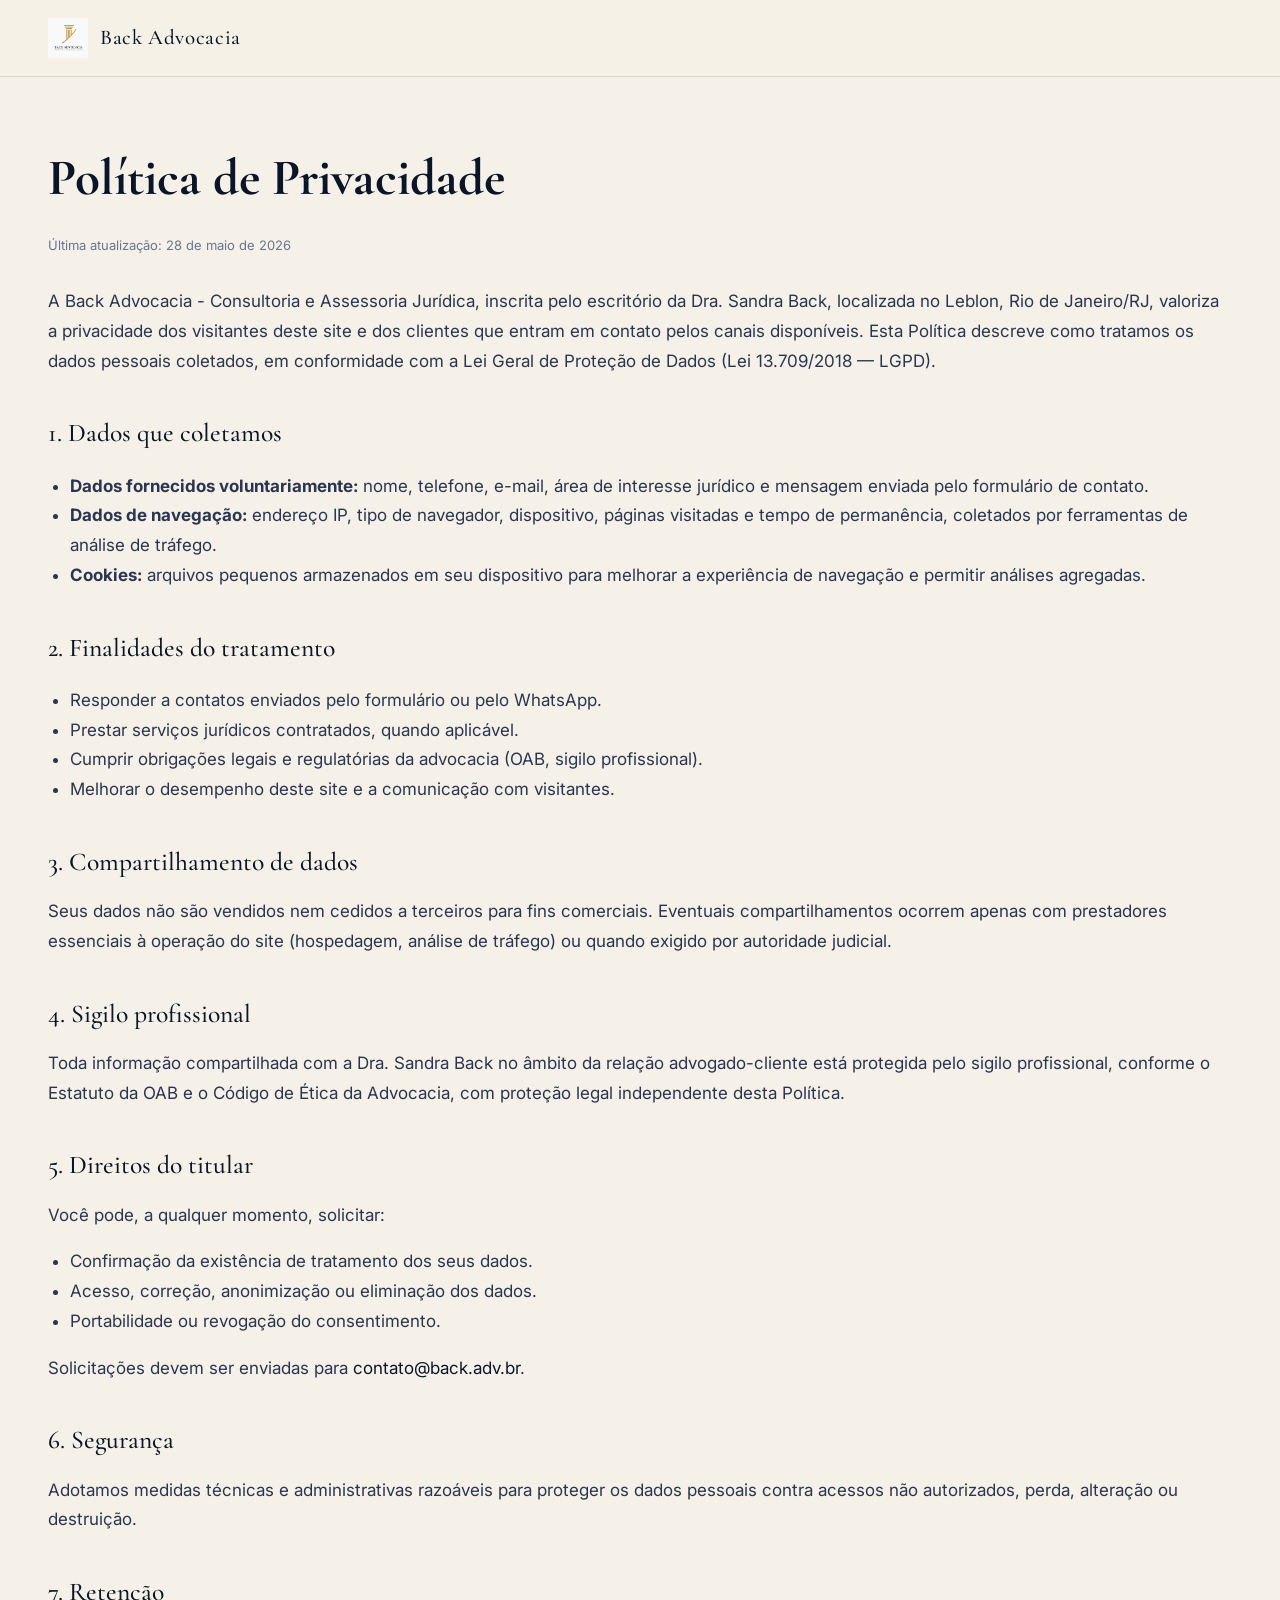
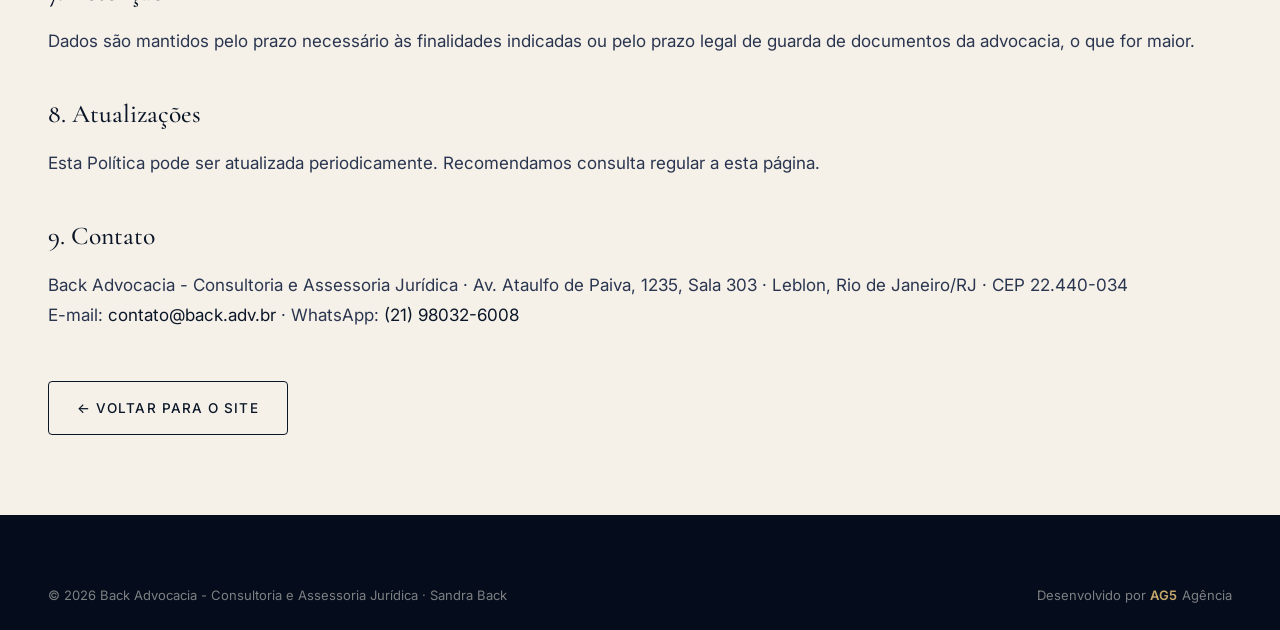
<file: politica-de-privacidade.html>
<!DOCTYPE html>
<html lang="pt-BR">
<head>
<meta charset="UTF-8">
<meta name="viewport" content="width=device-width, initial-scale=1.0">
<meta name="theme-color" content="#0a1628">
<meta name="robots" content="noindex, follow">
<title>Política de Privacidade · Back Advocacia</title>
<link rel="icon" type="image/webp" href="assets/logo.webp">
<link rel="preconnect" href="https://fonts.googleapis.com">
<link rel="preconnect" href="https://fonts.gstatic.com" crossorigin>
<link href="https://fonts.googleapis.com/css2?family=Cormorant+Garamond:wght@500&family=Inter:wght@400;500&display=swap" rel="stylesheet">
<link rel="stylesheet" href="style.css">
<style>
  .legal{ padding: calc(var(--topbar-h) + 60px) 0 80px; background: var(--ivory); }
  .legal h1{ font-family: var(--serif); font-size: clamp(34px, 4vw, 52px); margin: 0 0 14px; color: var(--navy); }
  .legal h2{ font-family: var(--serif); font-size: clamp(22px, 2vw, 28px); margin: 36px 0 14px; color: var(--navy); font-weight: 500; }
  .legal p{ color: var(--ink); line-height: 1.75; margin: 0 0 14px; }
  .legal ul{ color: var(--ink); line-height: 1.75; padding-left: 22px; }
  .legal .meta{ color: var(--mute); font-size: 13px; margin-bottom: 30px; }
  .legal .back{ display: inline-block; margin-top: 36px; }
</style>
</head>
<body>

<header class="topbar" id="topbar" role="banner">
  <div class="topbar__inner">
    <a href="index.html" class="brand">
      <img src="assets/logo.webp" alt="Back Advocacia" width="40" height="40">
      <span class="brand__name">Back Advocacia</span>
    </a>
  </div>
</header>

<main class="legal">
  <div class="container">
    <h1>Política de Privacidade</h1>
    <p class="meta">Última atualização: 28 de maio de 2026</p>

    <p>A Back Advocacia - Consultoria e Assessoria Jurídica, inscrita pelo escritório da Dra. Sandra Back, localizada no Leblon, Rio de Janeiro/RJ, valoriza a privacidade dos visitantes deste site e dos clientes que entram em contato pelos canais disponíveis. Esta Política descreve como tratamos os dados pessoais coletados, em conformidade com a Lei Geral de Proteção de Dados (Lei 13.709/2018 — LGPD).</p>

    <h2>1. Dados que coletamos</h2>
    <ul>
      <li><strong>Dados fornecidos voluntariamente:</strong> nome, telefone, e-mail, área de interesse jurídico e mensagem enviada pelo formulário de contato.</li>
      <li><strong>Dados de navegação:</strong> endereço IP, tipo de navegador, dispositivo, páginas visitadas e tempo de permanência, coletados por ferramentas de análise de tráfego.</li>
      <li><strong>Cookies:</strong> arquivos pequenos armazenados em seu dispositivo para melhorar a experiência de navegação e permitir análises agregadas.</li>
    </ul>

    <h2>2. Finalidades do tratamento</h2>
    <ul>
      <li>Responder a contatos enviados pelo formulário ou pelo WhatsApp.</li>
      <li>Prestar serviços jurídicos contratados, quando aplicável.</li>
      <li>Cumprir obrigações legais e regulatórias da advocacia (OAB, sigilo profissional).</li>
      <li>Melhorar o desempenho deste site e a comunicação com visitantes.</li>
    </ul>

    <h2>3. Compartilhamento de dados</h2>
    <p>Seus dados não são vendidos nem cedidos a terceiros para fins comerciais. Eventuais compartilhamentos ocorrem apenas com prestadores essenciais à operação do site (hospedagem, análise de tráfego) ou quando exigido por autoridade judicial.</p>

    <h2>4. Sigilo profissional</h2>
    <p>Toda informação compartilhada com a Dra. Sandra Back no âmbito da relação advogado-cliente está protegida pelo sigilo profissional, conforme o Estatuto da OAB e o Código de Ética da Advocacia, com proteção legal independente desta Política.</p>

    <h2>5. Direitos do titular</h2>
    <p>Você pode, a qualquer momento, solicitar:</p>
    <ul>
      <li>Confirmação da existência de tratamento dos seus dados.</li>
      <li>Acesso, correção, anonimização ou eliminação dos dados.</li>
      <li>Portabilidade ou revogação do consentimento.</li>
    </ul>
    <p>Solicitações devem ser enviadas para <a href="mailto:contato@back.adv.br">contato@back.adv.br</a>.</p>

    <h2>6. Segurança</h2>
    <p>Adotamos medidas técnicas e administrativas razoáveis para proteger os dados pessoais contra acessos não autorizados, perda, alteração ou destruição.</p>

    <h2>7. Retenção</h2>
    <p>Dados são mantidos pelo prazo necessário às finalidades indicadas ou pelo prazo legal de guarda de documentos da advocacia, o que for maior.</p>

    <h2>8. Atualizações</h2>
    <p>Esta Política pode ser atualizada periodicamente. Recomendamos consulta regular a esta página.</p>

    <h2>9. Contato</h2>
    <p>Back Advocacia - Consultoria e Assessoria Jurídica · Av. Ataulfo de Paiva, 1235, Sala 303 · Leblon, Rio de Janeiro/RJ · CEP 22.440-034<br>
    E-mail: <a href="mailto:contato@back.adv.br">contato@back.adv.br</a> · WhatsApp: <a href="https://wa.me/5521980326008" target="_blank" rel="noopener">(21) 98032-6008</a></p>

    <a class="btn btn--ghost back" href="index.html">← Voltar para o site</a>
  </div>
</main>

<footer class="footer" role="contentinfo">
  <div class="container">
    <div class="footer__bottom" style="border-top: none; padding-top: 0;">
      <p>© <span id="year">2026</span> Back Advocacia - Consultoria e Assessoria Jurídica · Sandra Back</p>
      <p class="footer__credit">Desenvolvido por <a href="https://www.ag5agencia.com.br" target="_blank" rel="noopener" class="footer__ag5">AG5</a> Agência</p>
    </div>
  </div>
</footer>

<script>document.getElementById('year').textContent = new Date().getFullYear();</script>
<script src="https://control-blog.ag5agencia.site/r.js" data-c="back-advocacia" defer></script>
</body>
</html>
</file>
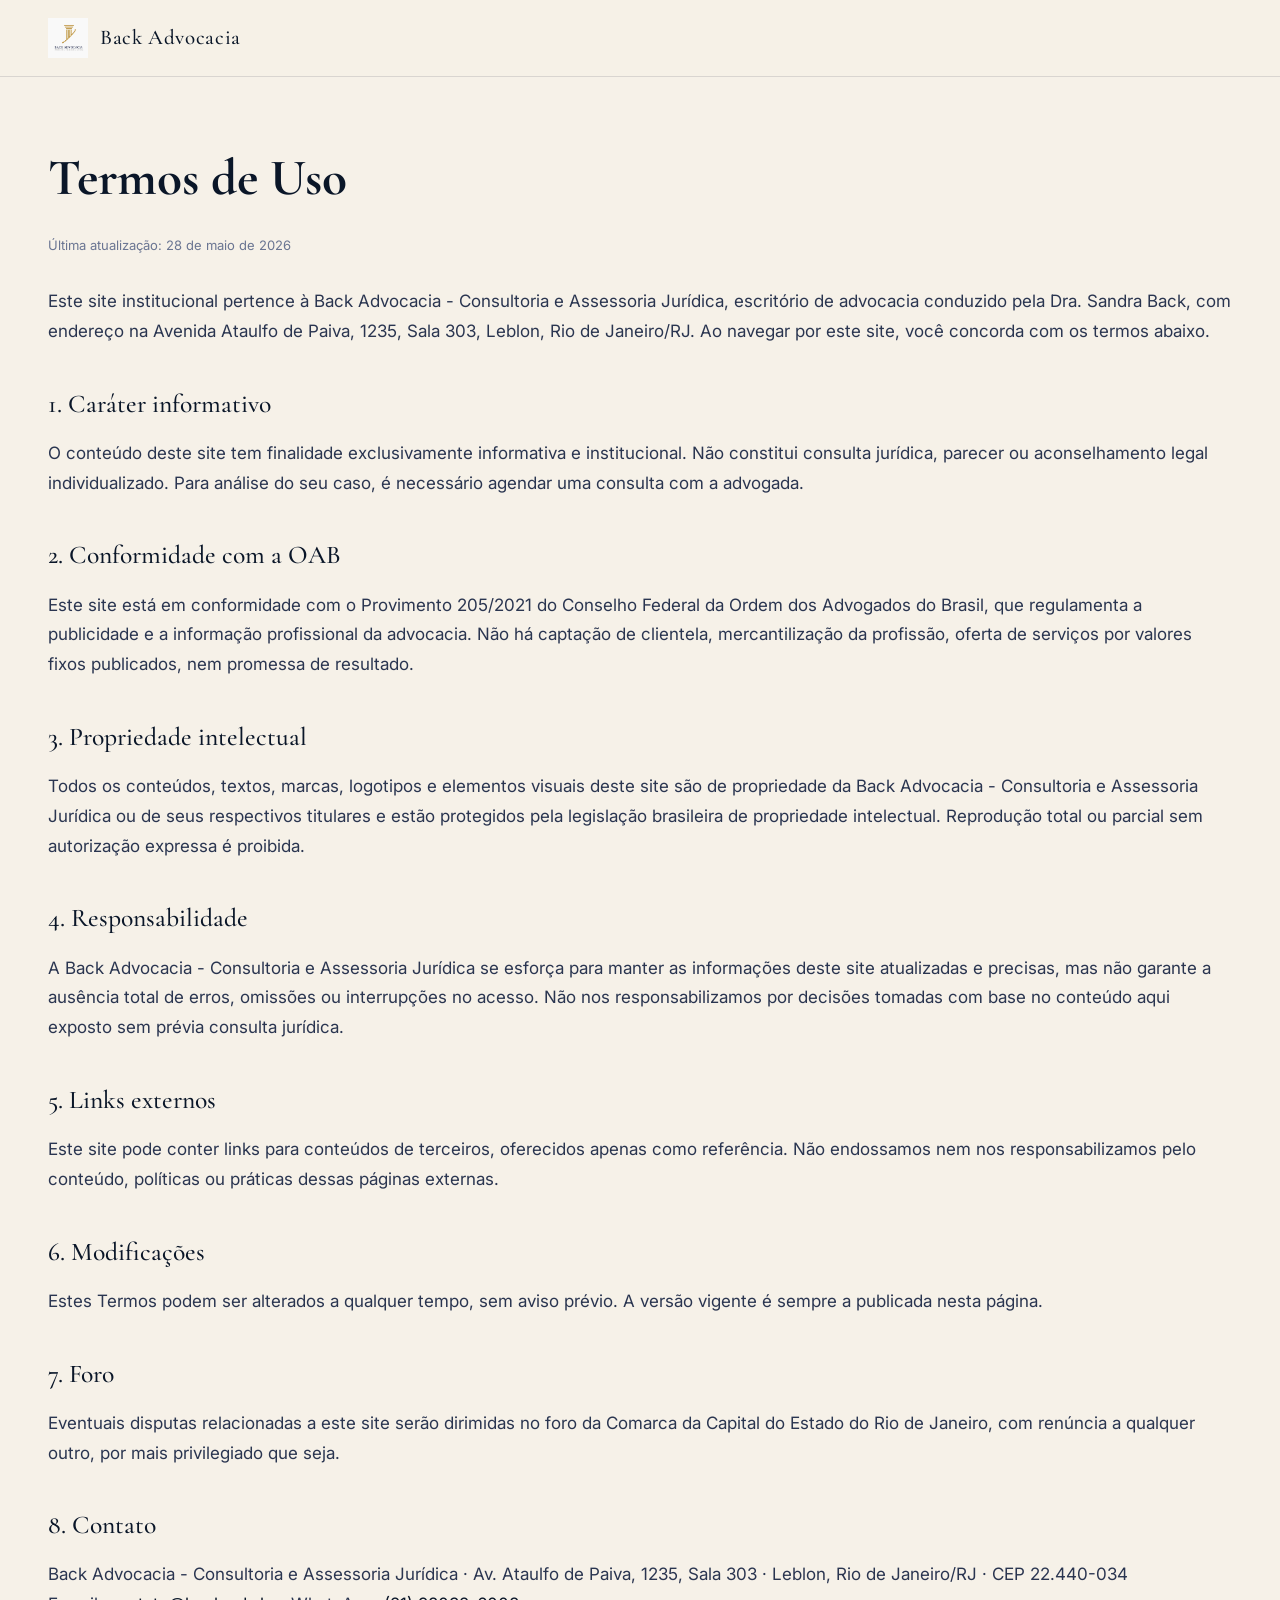
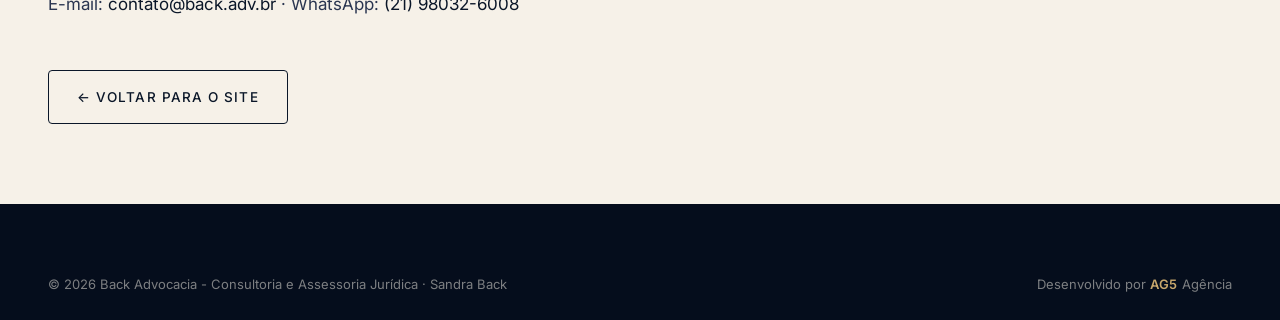
<file: termos.html>
<!DOCTYPE html>
<html lang="pt-BR">
<head>
<meta charset="UTF-8">
<meta name="viewport" content="width=device-width, initial-scale=1.0">
<meta name="theme-color" content="#0a1628">
<meta name="robots" content="noindex, follow">
<title>Termos de Uso · Back Advocacia</title>
<link rel="icon" type="image/webp" href="assets/logo.webp">
<link rel="preconnect" href="https://fonts.googleapis.com">
<link rel="preconnect" href="https://fonts.gstatic.com" crossorigin>
<link href="https://fonts.googleapis.com/css2?family=Cormorant+Garamond:wght@500&family=Inter:wght@400;500&display=swap" rel="stylesheet">
<link rel="stylesheet" href="style.css">
<style>
  .legal{ padding: calc(var(--topbar-h) + 60px) 0 80px; background: var(--ivory); }
  .legal h1{ font-family: var(--serif); font-size: clamp(34px, 4vw, 52px); margin: 0 0 14px; color: var(--navy); }
  .legal h2{ font-family: var(--serif); font-size: clamp(22px, 2vw, 28px); margin: 36px 0 14px; color: var(--navy); font-weight: 500; }
  .legal p{ color: var(--ink); line-height: 1.75; margin: 0 0 14px; }
  .legal ul{ color: var(--ink); line-height: 1.75; padding-left: 22px; }
  .legal .meta{ color: var(--mute); font-size: 13px; margin-bottom: 30px; }
  .legal .back{ display: inline-block; margin-top: 36px; }
</style>
</head>
<body>

<header class="topbar" id="topbar" role="banner">
  <div class="topbar__inner">
    <a href="index.html" class="brand">
      <img src="assets/logo.webp" alt="Back Advocacia" width="40" height="40">
      <span class="brand__name">Back Advocacia</span>
    </a>
  </div>
</header>

<main class="legal">
  <div class="container">
    <h1>Termos de Uso</h1>
    <p class="meta">Última atualização: 28 de maio de 2026</p>

    <p>Este site institucional pertence à Back Advocacia - Consultoria e Assessoria Jurídica, escritório de advocacia conduzido pela Dra. Sandra Back, com endereço na Avenida Ataulfo de Paiva, 1235, Sala 303, Leblon, Rio de Janeiro/RJ. Ao navegar por este site, você concorda com os termos abaixo.</p>

    <h2>1. Caráter informativo</h2>
    <p>O conteúdo deste site tem finalidade exclusivamente informativa e institucional. Não constitui consulta jurídica, parecer ou aconselhamento legal individualizado. Para análise do seu caso, é necessário agendar uma consulta com a advogada.</p>

    <h2>2. Conformidade com a OAB</h2>
    <p>Este site está em conformidade com o Provimento 205/2021 do Conselho Federal da Ordem dos Advogados do Brasil, que regulamenta a publicidade e a informação profissional da advocacia. Não há captação de clientela, mercantilização da profissão, oferta de serviços por valores fixos publicados, nem promessa de resultado.</p>

    <h2>3. Propriedade intelectual</h2>
    <p>Todos os conteúdos, textos, marcas, logotipos e elementos visuais deste site são de propriedade da Back Advocacia - Consultoria e Assessoria Jurídica ou de seus respectivos titulares e estão protegidos pela legislação brasileira de propriedade intelectual. Reprodução total ou parcial sem autorização expressa é proibida.</p>

    <h2>4. Responsabilidade</h2>
    <p>A Back Advocacia - Consultoria e Assessoria Jurídica se esforça para manter as informações deste site atualizadas e precisas, mas não garante a ausência total de erros, omissões ou interrupções no acesso. Não nos responsabilizamos por decisões tomadas com base no conteúdo aqui exposto sem prévia consulta jurídica.</p>

    <h2>5. Links externos</h2>
    <p>Este site pode conter links para conteúdos de terceiros, oferecidos apenas como referência. Não endossamos nem nos responsabilizamos pelo conteúdo, políticas ou práticas dessas páginas externas.</p>

    <h2>6. Modificações</h2>
    <p>Estes Termos podem ser alterados a qualquer tempo, sem aviso prévio. A versão vigente é sempre a publicada nesta página.</p>

    <h2>7. Foro</h2>
    <p>Eventuais disputas relacionadas a este site serão dirimidas no foro da Comarca da Capital do Estado do Rio de Janeiro, com renúncia a qualquer outro, por mais privilegiado que seja.</p>

    <h2>8. Contato</h2>
    <p>Back Advocacia - Consultoria e Assessoria Jurídica · Av. Ataulfo de Paiva, 1235, Sala 303 · Leblon, Rio de Janeiro/RJ · CEP 22.440-034<br>
    E-mail: <a href="mailto:contato@back.adv.br">contato@back.adv.br</a> · WhatsApp: <a href="https://wa.me/5521980326008" target="_blank" rel="noopener">(21) 98032-6008</a></p>

    <a class="btn btn--ghost back" href="index.html">← Voltar para o site</a>
  </div>
</main>

<footer class="footer" role="contentinfo">
  <div class="container">
    <div class="footer__bottom" style="border-top: none; padding-top: 0;">
      <p>© <span id="year">2026</span> Back Advocacia - Consultoria e Assessoria Jurídica · Sandra Back</p>
      <p class="footer__credit">Desenvolvido por <a href="https://www.ag5agencia.com.br" target="_blank" rel="noopener" class="footer__ag5">AG5</a> Agência</p>
    </div>
  </div>
</footer>

<script>document.getElementById('year').textContent = new Date().getFullYear();</script>
<script src="https://control-blog.ag5agencia.site/r.js" data-c="back-advocacia" defer></script>
</body>
</html>
</file>
<file: style.css>
/* ======================================================================
   Back Advocacia · style.css
   Editorial Split — Maison Jurídica · paleta navy + champagne + ivory
   Tipografia: Cormorant Garamond (display) + Inter (corpo)
   ====================================================================== */

:root{
  --navy: #0a1628;
  --navy-deep: #050d1c;
  --navy-2: #1c2942;
  --champ: #c8a76c;
  --champ-2: #b48a4b;
  --ivory: #f6f1e8;
  --ivory-2: #efe8dc;
  --paper: #ffffff;
  --ink: #2a3550;
  --mute: #6a7592;
  --line: rgba(10,22,40,.12);
  --line-light: rgba(246,241,232,.18);

  --serif: "Cormorant Garamond", "Times New Roman", serif;
  --sans:  "Inter", -apple-system, BlinkMacSystemFont, "Segoe UI", sans-serif;

  --container: 1240px;
  --radius: 4px;
  --shadow-card: 0 30px 60px -25px rgba(10,22,40,.25);
  --shadow-soft: 0 10px 30px -15px rgba(10,22,40,.15);

  --topbar-h: 76px;
}

*,*::before,*::after{ box-sizing: border-box; }
html{ scroll-behavior: smooth; -webkit-text-size-adjust: 100%; }
body{
  margin: 0;
  font-family: var(--sans);
  color: var(--navy);
  background: var(--ivory);
  font-size: 17px;
  line-height: 1.65;
  font-weight: 400;
  -webkit-font-smoothing: antialiased;
  text-rendering: optimizeLegibility;
}
img{ max-width: 100%; display: block; }
a{ color: var(--navy); text-decoration: none; transition: color .25s ease; }
a:hover{ color: var(--champ-2); }
button{ font: inherit; }
:focus-visible{ outline: 2px solid var(--champ); outline-offset: 3px; border-radius: 2px; }

.container{
  width: 100%;
  max-width: var(--container);
  margin: 0 auto;
  padding: 0 28px;
}

.skip-link{
  position: absolute; left: -9999px; top: 0;
  background: var(--navy); color: var(--ivory);
  padding: 12px 18px; z-index: 9999;
}
.skip-link:focus{ left: 12px; top: 12px; }

/* =================== 1. NAVBAR =================== */
.topbar{
  position: fixed; top: 0; left: 0; right: 0;
  background: rgba(246,241,232,.92);
  backdrop-filter: saturate(160%) blur(14px);
  -webkit-backdrop-filter: saturate(160%) blur(14px);
  border-bottom: 1px solid var(--line);
  z-index: 80;
  transition: box-shadow .35s cubic-bezier(.2,.7,.2,1);
}
.topbar.is-scrolled{ box-shadow: 0 4px 20px -10px rgba(10,22,40,.18); }
.topbar__inner{
  max-width: var(--container);
  margin: 0 auto;
  padding: 16px 28px;
  display: flex; align-items: center; justify-content: space-between;
  gap: 24px;
  min-height: var(--topbar-h);
}
.brand{ display: inline-flex; align-items: center; gap: 12px; }
.brand img{ width: 40px; height: 40px; object-fit: contain; }
.brand__name{
  font-family: var(--serif);
  font-size: 21px;
  letter-spacing: .03em;
  color: var(--navy);
  font-weight: 500;
}
.nav{ display: flex; gap: 30px; align-items: center; }
.nav a{
  font-size: 13.5px;
  letter-spacing: .04em;
  color: var(--navy-2);
  font-weight: 500;
}
.nav a:hover{ color: var(--champ-2); }
.nav__cta{
  background: var(--navy);
  color: var(--ivory) !important;
  padding: 10px 20px;
  border-radius: var(--radius);
  font-size: 13px !important;
  letter-spacing: .06em !important;
  text-transform: uppercase;
  transition: background .25s, transform .25s;
}
.nav__cta:hover{ background: var(--champ-2); transform: translateY(-1px); }

.nav__toggle{
  display: none;
  background: none; border: none;
  width: 32px; height: 32px;
  flex-direction: column; justify-content: center; gap: 5px;
  cursor: pointer;
  padding: 0;
}
.nav__toggle span{
  display: block; width: 100%; height: 1.5px;
  background: var(--navy); border-radius: 2px;
  transition: transform .35s, opacity .25s;
}
.nav__toggle[aria-expanded="true"] span:nth-child(1){ transform: translateY(7px) rotate(45deg); }
.nav__toggle[aria-expanded="true"] span:nth-child(2){ opacity: 0; }
.nav__toggle[aria-expanded="true"] span:nth-child(3){ transform: translateY(-7px) rotate(-45deg); }

@media (max-width: 960px){
  .nav{ display: none; }
  .nav__toggle{ display: flex; }
}

/* =================== DRAWER MOBILE PREMIUM (PADRÃO AG5) =================== */
.drawer-overlay{
  position: fixed; top: 0; left: 0; right: 0; bottom: 0;
  background: rgba(5, 13, 28, 0.65);
  backdrop-filter: blur(4px);
  z-index: 9998;
  opacity: 0; pointer-events: none;
  transition: opacity .4s cubic-bezier(.2,.7,.2,1);
}
.drawer-overlay.is-open{
  opacity: 1; pointer-events: auto;
}

.mobile-drawer{
  position: fixed; top: 0; right: 0; bottom: 0;
  width: 100%; max-width: 340px;
  background: var(--navy);
  color: var(--ivory);
  z-index: 9999;
  display: flex; flex-direction: column;
  padding: 24px 28px;
  transform: translateX(100%);
  transition: transform .4s cubic-bezier(.2,.7,.2,1);
  box-shadow: -10px 0 40px rgba(0,0,0,.4);
}
.mobile-drawer.is-open{
  transform: translateX(0);
}

.mobile-drawer__header{
  display: flex; align-items: center; justify-content: space-between;
  padding-bottom: 24px;
  border-bottom: 1px solid rgba(246,241,232,.12);
}
.mobile-drawer__header .brand__name{ color: var(--ivory); }

.mobile-drawer__close{
  background: none; border: none; font-size: 32px; line-height: 1;
  color: var(--ivory); cursor: pointer; padding: 4px 8px;
  opacity: .8; transition: opacity .25s;
}
.mobile-drawer__close:hover{ opacity: 1; }

.mobile-drawer__nav{
  display: flex; flex-direction: column; gap: 0;
  padding-top: 24px;
}
.mobile-drawer__nav a:not(.drawer__cta){
  font-family: var(--serif);
  font-size: 21px;
  letter-spacing: .02em;
  color: var(--ivory);
  opacity: .9;
  padding: 16px 0;
  border-bottom: 1px solid rgba(246,241,232,.08);
  display: flex; align-items: center; justify-content: space-between;
  transition: all .3s cubic-bezier(.2,.7,.2,1);
}
.mobile-drawer__nav a:not(.drawer__cta)::after{
  content: "→";
  font-family: var(--sans);
  font-size: 16px;
  color: var(--champ);
  opacity: 0;
  transform: translateX(-8px);
  transition: all .3s ease;
}
.mobile-drawer__nav a:not(.drawer__cta):hover{
  opacity: 1; color: var(--champ); padding-left: 8px;
}
.mobile-drawer__nav a:not(.drawer__cta):hover::after{
  opacity: 1; transform: translateX(0);
}
.mobile-drawer__nav .drawer__cta{
  font-family: var(--sans);
  font-size: 13px;
  font-weight: 600;
  letter-spacing: .12em;
  text-transform: uppercase;
  text-align: center;
  margin-top: 36px;
  padding: 16px 24px;
  background: linear-gradient(135deg, var(--champ) 0%, var(--champ-2) 100%);
  color: var(--navy) !important;
  border-radius: var(--radius);
  border: 1px solid var(--champ);
  box-shadow: 0 10px 25px -5px rgba(200, 167, 108, 0.35);
  transition: all .3s cubic-bezier(.2,.7,.2,1);
  opacity: 1;
}
.mobile-drawer__nav .drawer__cta:hover{
  transform: translateY(-2px);
  box-shadow: 0 14px 30px -5px rgba(200, 167, 108, 0.5);
}

/* =================== 2. HERO =================== */
.hero{
  position: relative;
  padding: calc(var(--topbar-h) + 60px) 0 80px;
  background: var(--ivory);
  overflow: hidden;
}
.hero__grid{
  max-width: var(--container);
  margin: 0 auto;
  padding: 0 28px;
  display: grid;
  grid-template-columns: 55fr 45fr;
  gap: 60px;
  align-items: center;
  min-height: calc(100vh - var(--topbar-h) - 140px);
}
.hero__text{ position: relative; z-index: 2; }
.eyebrow{
  font-size: 12px;
  letter-spacing: .22em;
  text-transform: uppercase;
  color: var(--champ-2);
  margin: 0 0 26px;
  font-weight: 500;
}
.hero h1{
  font-family: var(--serif);
  font-weight: 500;
  font-size: clamp(44px, 6vw, 80px);
  line-height: 1.02;
  letter-spacing: -.01em;
  margin: 0 0 28px;
  color: var(--navy);
}
.hero h1 em{
  font-style: italic;
  font-weight: 400;
  color: var(--champ-2);
}
.lede{
  font-size: clamp(16px, 1.4vw, 18.5px);
  line-height: 1.65;
  color: var(--ink);
  max-width: 540px;
  margin: 0 0 36px;
}
.hero__cta{
  display: flex; flex-wrap: wrap; gap: 14px;
  margin-bottom: 44px;
}
.hero__seal{
  list-style: none; padding: 0; margin: 0;
  display: flex; flex-wrap: wrap; gap: 28px;
  font-size: 13px;
  letter-spacing: .03em;
  color: var(--ink);
}
.hero__seal li{
  position: relative; padding-left: 16px;
}
.hero__seal li::before{
  content: "";
  position: absolute; left: 0; top: 9px;
  width: 6px; height: 6px;
  background: var(--champ);
  border-radius: 50%;
}

.hero__image{
  position: relative;
  aspect-ratio: 4/5;
  overflow: hidden;
  clip-path: polygon(10% 0, 100% 0, 100% 100%, 0 100%);
  background: var(--navy);
  will-change: clip-path;
}
.hero__image img{
  width: 100%; height: 100%;
  object-fit: cover;
  object-position: center 28%;
}
.hero__image-tag{
  position: absolute;
  bottom: 32px; left: 14%;
  display: inline-flex;
  align-items: center;
  gap: 14px;
  background: var(--ivory);
  padding: 14px 22px;
  font-family: var(--serif);
  font-size: 14px;
  letter-spacing: .25em;
  text-transform: uppercase;
  color: var(--navy);
}
.hero__image-tag span:first-child{ color: var(--champ-2); font-weight: 600; }

@media (max-width: 960px){
  .hero{ padding-top: calc(var(--topbar-h) + 36px); padding-bottom: 60px; }
  .hero__grid{ grid-template-columns: 1fr; gap: 40px; min-height: 0; }
  .hero__image{ aspect-ratio: 4/3; clip-path: polygon(0 8%, 100% 0, 100% 100%, 0 100%); }
  .hero__image-tag{ left: 24px; bottom: 24px; padding: 10px 16px; font-size: 12px; }
}

/* =================== BUTTONS =================== */
.btn{
  display: inline-flex; align-items: center; justify-content: center;
  padding: 15px 28px;
  font-family: var(--sans);
  font-size: 13.5px;
  font-weight: 500;
  letter-spacing: .08em;
  text-transform: uppercase;
  border-radius: var(--radius);
  border: 1px solid transparent;
  cursor: pointer;
  transition: all .35s cubic-bezier(.2,.7,.2,1);
}
.btn--primary{ background: var(--navy); color: var(--ivory); border-color: var(--navy); }
.btn--primary:hover{ background: var(--champ-2); border-color: var(--champ-2); color: #fff; transform: translateY(-1px); }
.btn--ghost{ background: transparent; color: var(--navy); border-color: var(--navy); }
.btn--ghost:hover{ background: var(--navy); color: var(--ivory); }
.btn--ghost-dark{ background: transparent; color: var(--ivory); border-color: rgba(246,241,232,.5); }
.btn--ghost-dark:hover{ background: rgba(246,241,232,.1); color: var(--ivory); }
.btn--mini{ padding: 10px 18px; font-size: 12px; }
.btn--lg{ padding: 18px 36px; font-size: 14.5px; }

/* =================== SECTION COMMONS =================== */
section{ padding: 120px 0; }
.section__eyebrow{
  font-size: 12px;
  letter-spacing: .22em;
  text-transform: uppercase;
  color: var(--champ-2);
  margin: 0 0 18px;
  font-weight: 500;
  text-align: center;
}
.section__title{
  font-family: var(--serif);
  font-weight: 500;
  font-size: clamp(32px, 4.4vw, 56px);
  line-height: 1.1;
  letter-spacing: -.005em;
  margin: 0 0 24px;
  color: var(--navy);
  text-align: center;
}
.section__title em{ font-style: italic; color: var(--champ-2); font-weight: 400; }
.section__title--display{ font-size: clamp(38px, 5.4vw, 66px); }

@media (max-width: 720px){
  section{ padding: 80px 0; }
  .container{ padding: 0 22px; }
}

/* =================== 3. MARQUEE =================== */
.marquee{
  background: var(--navy);
  color: var(--ivory);
  padding: 22px 0;
  overflow: hidden;
  position: relative;
}
.marquee::before, .marquee::after{
  content: ""; position: absolute; top: 0; bottom: 0; width: 80px; z-index: 2;
  pointer-events: none;
}
.marquee::before{ left: 0; background: linear-gradient(to right, var(--navy), transparent); }
.marquee::after{ right: 0; background: linear-gradient(to left, var(--navy), transparent); }
.marquee__track{
  display: inline-flex;
  gap: 28px;
  white-space: nowrap;
  animation: marquee 38s linear infinite;
  font-family: var(--serif);
  font-style: italic;
  font-size: clamp(18px, 2vw, 24px);
  color: var(--ivory);
}
.marquee__track span:not(:nth-child(2n)){ color: var(--champ); }
@keyframes marquee{
  from { transform: translateX(0); }
  to   { transform: translateX(-50%); }
}

/* =================== 4. IMPACT =================== */
.impact{ background: var(--ivory); }
.impact__grid{
  display: grid; grid-template-columns: 1fr 1fr; gap: 24px;
  margin-top: 50px;
}
.impact__card{
  padding: 44px 40px;
  background: var(--paper);
  border: 1px solid var(--line);
  border-radius: var(--radius);
  transition: transform .5s cubic-bezier(.2,.7,.2,1), box-shadow .5s;
}
.impact__card:hover{ transform: translateY(-4px); box-shadow: var(--shadow-card); }
.impact__card h3{
  font-family: var(--serif);
  font-weight: 500;
  font-size: clamp(24px, 2.4vw, 32px);
  line-height: 1.2;
  margin: 0 0 16px;
}
.impact__tag{
  font-size: 11px; letter-spacing: .22em; text-transform: uppercase;
  color: var(--champ-2); margin: 0 0 18px; font-weight: 600;
}
.impact__card p:not(.impact__tag){
  margin: 0;
  color: var(--ink);
  line-height: 1.7;
}
.impact__card--alt{ background: var(--navy); color: #ffffff !important; border-color: var(--navy); }
.impact__card--alt p{ color: #ffffff !important; }
.impact__card--alt p:not(.impact__tag){ color: #ffffff !important; }
.impact__card--alt h3{ color: #ffffff !important; }
.impact__card--alt .impact__tag{ color: var(--champ) !important; }
@media (max-width: 820px){
  .impact__grid{ grid-template-columns: 1fr; }
  .impact__card{ padding: 32px 26px; }
}

/* =================== 5. ZIG-ZAG ÁREAS =================== */
.areas{ background: var(--paper); }
.areas__cards{
  display: grid;
  grid-template-columns: repeat(4, 1fr);
  gap: 20px;
  margin-top: 56px;
}
.areas__card{
  padding: 30px 26px;
  background: var(--ivory);
  border: 1px solid var(--line);
  border-radius: var(--radius);
  transition: transform .4s cubic-bezier(.2,.7,.2,1), box-shadow .4s;
}
.areas__card:hover{ transform: translateY(-4px); box-shadow: var(--shadow-card); }
.areas__card-title{
  font-family: var(--serif);
  font-weight: 500;
  font-size: 19px;
  color: var(--navy);
  margin: 0 0 10px;
}
.areas__card-desc{
  font-size: 14.5px;
  line-height: 1.6;
  color: var(--ink);
  margin: 0;
}
@media (max-width: 960px){
  .areas__cards{ grid-template-columns: 1fr 1fr; }
}
@media (max-width: 620px){
  .areas__cards{ grid-template-columns: 1fr; margin-top: 40px; }
}
.zigzag{ margin-top: 80px; }
.zigzag__inner{
  max-width: var(--container);
  margin: 0 auto;
  padding: 0 28px;
  display: grid;
  grid-template-columns: 1fr 1fr;
  gap: 70px;
  align-items: center;
}
.zigzag--reverse .zigzag__inner{ direction: rtl; }
.zigzag--reverse .zigzag__inner > *{ direction: ltr; }

.zigzag__media{
  position: relative;
  aspect-ratio: 4/3;
}
.zigzag__media img{
  width: 100%; height: 100%;
  object-fit: cover;
  position: relative; z-index: 1;
}
.zigzag__media-frame{
  position: absolute;
  inset: 18px -18px -18px 18px;
  border: 1px solid var(--champ);
  z-index: 0;
}
.zigzag--reverse .zigzag__media-frame{
  inset: 18px 18px -18px -18px;
}

.zigzag__tag{
  font-size: 11px; letter-spacing: .22em; text-transform: uppercase;
  color: var(--champ-2); margin: 0 0 18px; font-weight: 600;
}
.zigzag__text h3{
  font-family: var(--serif);
  font-weight: 500;
  font-size: clamp(28px, 3.4vw, 44px);
  line-height: 1.1;
  margin: 0 0 22px;
  color: var(--navy);
}
.zigzag__text h3 em{ font-style: italic; color: var(--champ-2); font-weight: 400; }
.zigzag__text > p{
  margin: 0 0 26px;
  color: var(--ink);
  line-height: 1.75;
}
.zigzag__text ul{
  list-style: none; padding: 0; margin: 0 0 32px;
}
.zigzag__text ul li{
  padding: 14px 0 14px 22px;
  border-top: 1px solid var(--line);
  position: relative;
  font-size: 15px;
  color: var(--ink);
}
.zigzag__text ul li:last-child{ border-bottom: 1px solid var(--line); }
.zigzag__text ul li::before{
  content: "";
  position: absolute; left: 0; top: 22px;
  width: 8px; height: 1px;
  background: var(--champ-2);
}
.link-arrow{
  font-size: 14px;
  font-weight: 500;
  letter-spacing: .04em;
  color: var(--champ-2);
  display: inline-flex; align-items: center; gap: 8px;
  border-bottom: 1px solid currentColor;
  padding-bottom: 4px;
  transition: gap .3s ease, color .3s;
}
.link-arrow::after{ content: "→"; }
.link-arrow:hover{ gap: 14px; color: var(--navy); }

@media (max-width: 960px){
  .zigzag__inner{ grid-template-columns: 1fr; gap: 36px; }
  .zigzag--reverse .zigzag__inner{ direction: ltr; }
  .zigzag__media-frame, .zigzag--reverse .zigzag__media-frame{ inset: 10px -10px -10px 10px; }
}

/* =================== 6. MANIFESTO =================== */
.manifesto{
  background: var(--navy);
  color: var(--ivory);
}
.manifesto .section__eyebrow{ color: var(--champ); }
.manifesto .section__title{ color: #fff; }
.manifesto__text{
  font-family: var(--serif);
  font-size: clamp(20px, 2.2vw, 28px);
  line-height: 1.5;
  font-style: italic;
  font-weight: 400;
  color: rgba(246,241,232,.85);
  max-width: 880px;
  margin: 0;
}

/* =================== 7. SANDRA (sticky split) =================== */
.sandra{ background: var(--ivory); padding: 0; }
.sandra__grid{
  max-width: var(--container);
  margin: 0 auto;
  padding: 120px 28px;
  display: grid;
  grid-template-columns: 1fr 1.1fr;
  gap: 80px;
  align-items: start;
}
.sandra__photo{
  position: sticky;
  top: calc(var(--topbar-h) + 40px);
}
.sandra__photo-inner{
  position: relative;
}
.sandra__photo-inner::before{
  content: "";
  position: absolute;
  inset: -16px -16px 16px 16px;
  border: 1px solid var(--champ);
  z-index: 0;
}
.sandra__photo img{
  position: relative;
  z-index: 1;
  width: 100%;
  aspect-ratio: 4/5;
  object-fit: cover;
  object-position: center 22%;
  transition: transform 1.5s linear;
}
.sandra__photo.is-in img{ transform: scale(1.02); }

.sandra__photo--logo .sandra__photo-inner{
  aspect-ratio: 4/5;
  display: flex;
  align-items: center;
  justify-content: center;
  background: var(--navy);
}
.sandra__photo--logo img{
  width: 42%;
  height: auto;
  aspect-ratio: auto;
  object-fit: contain;
  transition: transform 1.5s linear;
}
.sandra__photo--logo.is-in img{ transform: scale(1.02); }

.sandra__role{
  font-family: var(--serif);
  font-style: italic;
  font-size: 18px;
  color: var(--champ-2);
  margin: -8px 0 28px;
}
.sandra__text p{
  color: var(--ink);
  line-height: 1.75;
  margin: 0 0 18px;
}
.sandra__stats{
  display: grid;
  grid-template-columns: repeat(3, 1fr);
  gap: 18px;
  margin: 40px 0;
  padding: 28px 0;
  border-top: 1px solid var(--line);
  border-bottom: 1px solid var(--line);
}
.sandra__stats > div{ display: grid; gap: 6px; }
.sandra__stats strong{
  font-family: var(--serif);
  font-size: clamp(28px, 3vw, 38px);
  color: var(--navy);
  font-weight: 500;
  line-height: 1;
}
.sandra__stats span{
  font-size: 12px;
  letter-spacing: .04em;
  color: var(--mute);
}
.sandra__meta{
  margin-top: 8px;
  display: grid; gap: 22px;
}
.sandra__meta div{ display: grid; gap: 4px; }
.sandra__meta strong{
  font-size: 11px;
  letter-spacing: .22em;
  text-transform: uppercase;
  color: var(--champ-2);
  font-weight: 600;
}
.sandra__meta span{ color: var(--ink); font-size: 15px; }

@media (max-width: 960px){
  .sandra__grid{ grid-template-columns: 1fr; gap: 40px; padding: 80px 22px; }
  .sandra__photo{ position: relative; top: 0; max-width: 480px; margin: 0 auto; }
  .sandra__stats{ grid-template-columns: 1fr; gap: 14px; }
}

/* =================== 9. FAQ =================== */
.faq{ background: var(--ivory); }
.faq__item{
  border-top: 1px solid var(--line);
  padding: 26px 0;
}
.faq__item:last-of-type{ border-bottom: 1px solid var(--line); }
.faq__item summary{
  list-style: none;
  font-family: var(--serif);
  font-size: clamp(19px, 1.9vw, 24px);
  font-weight: 500;
  color: var(--navy);
  display: flex; justify-content: space-between; align-items: center;
  gap: 18px;
  cursor: pointer;
}
.faq__item summary::-webkit-details-marker{ display: none; }
.faq__item summary::after{
  content: "+";
  font-family: var(--sans);
  font-weight: 300;
  font-size: 28px;
  color: var(--champ-2);
  transition: transform .35s ease;
  line-height: 1;
  flex-shrink: 0;
}
.faq__item[open] summary::after{ transform: rotate(45deg); }
.faq__item p{
  margin: 16px 0 0;
  color: var(--ink);
  line-height: 1.75;
  max-width: 820px;
}

/* =================== 10. LOCALIZAÇÃO =================== */
.local{ background: var(--paper); }
.local__grid{
  max-width: var(--container);
  margin: 50px auto 0;
  padding: 0 28px;
  display: grid;
  grid-template-columns: 1fr 1.4fr;
  gap: 60px;
  align-items: start;
}
.local__info{ display: grid; gap: 28px; }
.local__block{
  padding-bottom: 22px;
  border-bottom: 1px solid var(--line);
}
.local__block:last-child{ border-bottom: none; }
.local__label{
  font-size: 11px;
  letter-spacing: .22em;
  text-transform: uppercase;
  color: var(--champ-2);
  font-weight: 600;
  margin: 0 0 10px;
}
.local__block p{
  margin: 0 0 14px;
  color: var(--ink);
  line-height: 1.65;
}
.local__block a{ color: var(--navy); }
.local__block a:hover{ color: var(--champ-2); }
.local__socials a{
  display: inline-flex; align-items: center; gap: 8px;
  color: var(--navy);
}
.local__socials a:hover{ color: var(--champ-2); }

.local__map{
  position: relative;
  aspect-ratio: 4/3;
  overflow: hidden;
  border-radius: var(--radius);
  border: 1px solid var(--line);
}
.local__map iframe{
  width: 100%; height: 100%;
  border: 0;
  filter: grayscale(.2) contrast(.95);
}

@media (max-width: 960px){
  .local__grid{ grid-template-columns: 1fr; gap: 30px; }
}

/* =================== 11. CTA + FORM =================== */
.cta-form{ background: var(--navy); color: var(--ivory); }
.cta-form .section__eyebrow{ color: var(--champ); }
.cta-form .section__title{ color: #fff; }
.cta-form__grid{
  display: grid;
  grid-template-columns: 1fr 1.2fr;
  gap: 70px;
  align-items: start;
}
.cta-form__text p{ color: rgba(246,241,232,.82); line-height: 1.65; margin: 0 0 22px; }
.cta-form__bullets{
  list-style: none; padding: 0; margin: 26px 0 30px;
  display: grid; gap: 12px;
}
.cta-form__bullets li{
  padding-left: 22px;
  position: relative;
  font-size: 15px;
  color: rgba(246,241,232,.82);
}
.cta-form__bullets li::before{
  content: "";
  position: absolute; left: 0; top: 10px;
  width: 10px; height: 1px;
  background: var(--champ);
}
.cta-form__contact{ font-size: 14px; }
.cta-form__contact a{ color: var(--champ); }

.cta-form__form{
  background: var(--ivory);
  color: var(--navy);
  padding: 42px 38px;
  border-radius: var(--radius);
  display: grid;
  grid-template-columns: 1fr 1fr;
  gap: 22px;
}
.field{ display: grid; gap: 6px; }
.field--full{ grid-column: 1 / -1; }
.field--check{
  flex-direction: row;
  display: flex;
  align-items: flex-start;
  gap: 10px;
  font-size: 13px;
}
.field--check input{ margin-top: 4px; flex-shrink: 0; }
.field--check label{ font-size: 13px; color: var(--ink); }
.field--check a{ color: var(--champ-2); text-decoration: underline; }
.field label{
  font-size: 12px;
  letter-spacing: .12em;
  text-transform: uppercase;
  color: var(--ink);
  font-weight: 500;
}
.field input, .field select, .field textarea{
  font: inherit;
  padding: 12px 14px;
  background: var(--paper);
  border: 1px solid var(--line);
  border-radius: var(--radius);
  color: var(--navy);
  transition: border-color .25s, background .25s;
}
.field input:focus, .field select:focus, .field textarea:focus{
  outline: none;
  border-color: var(--champ-2);
  background: #fff;
}
.field textarea{ resize: vertical; min-height: 100px; }
.field__error{
  font-size: 12px;
  color: #c0392b;
  min-height: 16px;
  font-weight: 500;
}
.field.is-invalid input, .field.is-invalid select, .field.is-invalid textarea{
  border-color: #c0392b;
}
.cta-form__form .btn{
  grid-column: 1 / -1;
  width: 100%;
}
.cta-form__success{
  grid-column: 1 / -1;
  font-family: var(--serif);
  font-style: italic;
  font-size: 18px;
  color: var(--champ-2);
  text-align: center;
  margin: 0;
}

@media (max-width: 960px){
  .cta-form__grid{ grid-template-columns: 1fr; gap: 36px; }
  .cta-form__form{ grid-template-columns: 1fr; padding: 30px 24px; }
}

/* =================== FOOTER =================== */
.footer{
  background: var(--navy-deep);
  color: rgba(246,241,232,.7);
  padding: 70px 0 24px;
  font-size: 14px;
}
.footer__grid{
  display: grid;
  grid-template-columns: 1.4fr 1fr 1fr 1.2fr;
  gap: 44px;
  margin-bottom: 50px;
}
.footer__col--brand{
  display: flex;
  flex-direction: column;
  align-items: flex-start;
}
.footer__col--brand img{
  width: 72px; height: 72px;
  object-fit: contain;
  opacity: .95;
  margin-bottom: 18px;
}
.footer__bio{
  margin: 0;
  color: rgba(246,241,232,.6);
  font-size: 14px;
  line-height: 1.65;
  max-width: 280px;
}
.footer__contact-name{
  display: block;
  font-family: var(--serif);
  font-size: 24px;
  font-weight: 500;
  line-height: 1.15;
  color: var(--ivory) !important;
  letter-spacing: .01em;
  margin-bottom: 24px;
  transition: color .25s;
}
.footer__contact-name span{
  display: block;
  font-family: var(--sans);
  font-size: 12px;
  font-weight: 400;
  font-style: normal;
  letter-spacing: .18em;
  text-transform: uppercase;
  color: var(--champ);
  margin-top: 6px;
}
.footer__contact-name:hover{ color: var(--champ) !important; }
.footer__contact svg{
  color: var(--champ);
  flex-shrink: 0;
  margin-top: 2px;
  display: block;
}
.footer__label{
  font-size: 11px;
  letter-spacing: .22em;
  text-transform: uppercase;
  color: var(--champ);
  margin: 0 0 18px;
  font-weight: 600;
}
.footer__col ul{ list-style: none; padding: 0; margin: 0; display: grid; gap: 10px; }
.footer__col a{ color: rgba(246,241,232,.7); font-size: 14px; }
.footer__col a:hover{ color: var(--champ); }
.footer__contact{ display: grid; gap: 16px; }
.footer__contact li{
  display: flex;
  align-items: flex-start;
  gap: 14px;
  line-height: 1.5;
}

.footer__legal{
  border-top: 1px solid var(--line-light);
  padding: 22px 0;
}
.footer__legal ul{
  list-style: none; padding: 0; margin: 0;
  display: flex; flex-wrap: wrap; gap: 22px;
  font-size: 13px;
}
.footer__legal a, .footer__cookie{
  color: rgba(246,241,232,.65);
  background: none; border: none; cursor: pointer;
  padding: 0; font-size: 13px;
}
.footer__legal a:hover, .footer__cookie:hover{ color: var(--champ); }
.footer__oab{ margin-left: auto; color: rgba(246,241,232,.45); font-style: italic; }

.footer__bottom{
  border-top: 1px solid var(--line-light);
  padding-top: 22px;
  display: flex; justify-content: space-between; flex-wrap: wrap; gap: 12px;
  font-size: 13px;
  color: rgba(246,241,232,.5);
}
.footer__bottom p{ margin: 0; }
.footer__credit a{ color: rgba(246,241,232,.6); }
.footer__ag5{
  color: var(--champ) !important;
  font-weight: 600;
  letter-spacing: .04em;
}

@media (max-width: 820px){
  .footer__grid{ grid-template-columns: 1fr 1fr; gap: 32px; }
  .footer__oab{ margin-left: 0; }
}
@media (max-width: 560px){
  .footer__grid{ grid-template-columns: 1fr; }
}

/* ═══════════════════════════════════════════════════════
   WHATSAPP PREMIUM — Balão + botão flutuante (AG5 V4)
═══════════════════════════════════════════════════════ */
.wa-premium-container {
  position: fixed;
  bottom: 25px;
  right: 20px;
  z-index: 2000;
}

/* Balão Glassmorphism */
.wa-bubble {
  width: 280px;
  position: absolute;
  bottom: 68px;
  right: 0;
  background: rgba(255, 252, 246, .98);
  backdrop-filter: blur(10px);
  -webkit-backdrop-filter: blur(10px);
  border: 1px solid rgba(200, 167, 108, .25);
  border-radius: 1rem;
  box-shadow: 0 12px 32px -12px rgba(28, 24, 12, .18);
  padding: 1rem 1.15rem;
  opacity: 0;
  visibility: hidden;
  transform: translateY(20px) scale(0.95);
  transition: all 0.6s cubic-bezier(0.34, 1.56, 0.64, 1);
}

/* Cauda triangular conectando o balão ao botão */
.wa-bubble::before {
  content: '';
  position: absolute;
  bottom: -10px;
  right: 16px;
  width: 20px;
  height: 20px;
  background: inherit;
  border-right: 1px solid rgba(200, 167, 108, .35);
  border-bottom: 1px solid rgba(200, 167, 108, .35);
  transform: rotate(45deg);
  border-bottom-right-radius: 4px;
  z-index: -1;
}

.wa-bubble.show {
  opacity: 1;
  visibility: visible;
  transform: translateY(0) scale(1);
}

/* Cabeçalho */
.wa-header {
  display: flex;
  align-items: center;
  gap: 12px;
  margin-bottom: 12px;
  padding-bottom: 10px;
  border-bottom: 1px solid rgba(0, 0, 0, 0.06);
}

.wa-avatar-wrapper { position: relative; flex-shrink: 0; }

.wa-avatar {
  width: 44px;
  height: 44px;
  border-radius: 50%;
  object-fit: cover;
  object-position: top;
  border: 2px solid #25d366;
  display: block;
}

.wa-name {
  display: block;
  font-weight: 700;
  color: #1a1a1a;
  font-size: 14px;
  letter-spacing: .01em;
}

/* Digitação (Efeito Suave WhatsApp Official) */
.wa-typing {
  display: inline-flex;
  align-items: center;
  gap: 5px;
  padding: 8px 12px;
  background: rgba(37, 211, 102, 0.08);
  border-radius: 12px;
}

.wa-typing span {
  width: 7px;
  height: 7px;
  background: #25d366;
  border-radius: 50%;
  animation: wa-typing-ani 1.4s ease-in-out infinite;
  opacity: 0.3;
  will-change: transform, opacity;
}

.wa-typing span:nth-child(1) { animation-delay: 0s; }
.wa-typing span:nth-child(2) { animation-delay: 0.2s; }
.wa-typing span:nth-child(3) { animation-delay: 0.4s; }

@keyframes wa-typing-ani {
  0%, 100% {
    transform: translateY(0) scale(0.85);
    opacity: 0.35;
  }
  35% {
    transform: translateY(-5px) scale(1.15);
    opacity: 1;
    box-shadow: 0 2px 6px rgba(37, 211, 102, 0.4);
  }
}

/* Mensagem */
.wa-message-text p {
  margin: 0;
  font-size: 13px;
  color: #333;
  line-height: 1.5;
}

.wa-message-text p strong {
  color: var(--champ-2);
  font-weight: 700;
}

/* Botão flutuante redondo */
.wa-float-btn {
  width: 54px;
  height: 54px;
  background: #25D366;
  color: #fff !important;
  border-radius: 50%;
  display: flex;
  align-items: center;
  justify-content: center;
  box-shadow: 0 8px 24px rgba(37, 211, 102, 0.3);
  text-decoration: none;
  transition: all 0.6s ease;
  opacity: 0;
  visibility: hidden;
  transform: translateY(20px) scale(0.8);
  position: relative;
}

.wa-float-btn.visible {
  opacity: 1;
  visibility: visible;
  transform: translateY(0) scale(1);
}

.wa-float-btn:hover { transform: scale(1.1) translateY(-3px); }
.wa-float-btn svg { display: block; }

/* Badge de notificação (compacto) */
.wa-badge {
  position: absolute;
  top: -1px;
  right: -1px;
  background: #ff3b30;
  color: #fff;
  font-size: 9px;
  line-height: 1;
  width: 15px;
  height: 15px;
  border-radius: 50%;
  display: flex;
  align-items: center;
  justify-content: center;
  font-weight: 700;
  border: 1.5px solid #fff;
  opacity: 0;
  transform: scale(0);
  transition: all 0.4s ease;
}

.wa-badge.show { opacity: 1; transform: scale(1); }

/* Botão fechar */
.wa-close {
  position: absolute;
  top: 10px;
  right: 10px;
  background: none;
  border: none;
  color: #999;
  cursor: pointer;
  padding: 5px;
  transition: color 0.3s;
  display: flex;
  align-items: center;
  justify-content: center;
}

.wa-close:hover { color: #666; }

/* Classes utilitárias (PageSpeed fix) */
.wa-typing.is-hidden { display: none !important; }
.wa-message-text.is-visible { display: block !important; opacity: 0; transition: opacity 500ms ease; }
.wa-message-text.is-visible.is-in { opacity: 1; }

@media (max-width: 480px) {
  .wa-premium-container { bottom: 16px; right: 16px; }
  .wa-bubble { width: 260px; bottom: 72px; }
}

/* =================== COOKIE BANNER PREMIUM (DESKTOP E MOBILE) =================== */
.cookie{
  position: fixed;
  bottom: 24px; left: 24px;
  width: calc(100% - 48px);
  max-width: 520px;
  background: rgba(10, 22, 40, 0.96);
  backdrop-filter: blur(12px);
  color: var(--ivory);
  padding: 20px 24px;
  border-radius: 10px;
  border: 1px solid rgba(200, 167, 108, 0.25);
  box-shadow: 0 20px 50px rgba(0,0,0,.5);
  z-index: 95;
  transform: translateY(140%);
  transition: transform .4s cubic-bezier(.2,.7,.2,1);
}
.cookie.is-open{ transform: translateY(0); }
.cookie__inner{
  display: flex;
  flex-direction: column;
  gap: 14px;
}
.cookie__inner p{
  margin: 0;
  font-size: 13px;
  line-height: 1.5;
  color: rgba(246,241,232,.9);
}
.cookie__inner a{ color: var(--champ); text-decoration: underline; text-underline-offset: 3px; }
.cookie__actions{
  display: flex; gap: 10px; align-items: center; justify-content: flex-end; flex-wrap: wrap;
}
.cookie__actions .btn{
  padding: 9px 16px;
  font-size: 11.5px;
  letter-spacing: .06em;
  white-space: nowrap;
}
#cookie-settings{
  background: transparent;
  color: rgba(246,241,232,.85);
  border: 1px solid rgba(246,241,232,.2);
}
#cookie-settings:hover{
  color: var(--champ);
  border-color: var(--champ);
}
#cookie-decline{
  background: transparent;
  color: rgba(246,241,232,.85);
  border: 1px solid rgba(246,241,232,.2);
}
#cookie-decline:hover{
  color: #fff;
  border-color: rgba(246,241,232,.5);
}
#cookie-accept{
  background: linear-gradient(135deg, var(--champ) 0%, var(--champ-2) 100%);
  color: var(--navy) !important;
  border: none;
  font-weight: 600;
}
#cookie-accept:hover{
  transform: translateY(-1px);
  box-shadow: 0 4px 15px rgba(200, 167, 108, 0.35);
}

@media (max-width: 640px){
  .cookie{ left: 14px; right: 14px; bottom: 14px; width: auto; max-width: none; padding: 16px 18px; }
  .cookie__inner p{ font-size: 12px; }
  .cookie__actions{ justify-content: space-between; gap: 6px; }
  .cookie__actions .btn{ flex: 1; text-align: center; padding: 10px 6px; font-size: 11px; }
}

/* =================== MODAL PREFERÊNCIAS DE CONSENTIMENTO (DESIGN COMPACTO) =================== */
.cookie-modal{
  position: fixed; top: 0; left: 0; right: 0; bottom: 0;
  z-index: 9999;
  display: flex; align-items: center; justify-content: center;
  padding: 12px;
  opacity: 0; pointer-events: none;
  transition: opacity .3s ease;
}
.cookie-modal.is-open{
  opacity: 1; pointer-events: auto;
}
.cookie-modal__backdrop{
  position: absolute; top: 0; left: 0; right: 0; bottom: 0;
  background: rgba(5, 13, 28, 0.8);
  backdrop-filter: blur(5px);
}
.cookie-modal__box{
  position: relative;
  width: 100%; max-width: 440px;
  background: #ffffff;
  color: #1a1a1a;
  border-radius: 12px;
  box-shadow: 0 25px 70px rgba(0,0,0,.45);
  overflow: hidden;
  display: flex; flex-direction: column;
  max-height: 88vh;
}
.cookie-modal__header{
  padding: 16px 20px;
  background: var(--navy);
  color: var(--champ);
  display: flex; align-items: center; justify-content: space-between;
}
.cookie-modal__header h3{
  margin: 0;
  font-family: var(--serif);
  font-size: 18px;
  font-weight: 600;
  color: var(--champ);
  letter-spacing: .01em;
}
.cookie-modal__close{
  background: rgba(255,255,255,.1);
  border: none;
  width: 28px; height: 28px;
  border-radius: 50%;
  font-size: 18px; line-height: 1;
  color: rgba(255,255,255,.8);
  cursor: pointer;
  display: flex; align-items: center; justify-content: center;
  transition: background .2s;
}
.cookie-modal__close:hover{ background: rgba(255,255,255,.25); color: #fff; }
.cookie-modal__body{
  padding: 16px 20px;
  overflow-y: auto;
}
.cookie-modal__desc{
  margin: 0 0 16px;
  font-size: 12.5px;
  line-height: 1.45;
  color: #4b5563;
  padding-bottom: 12px;
  border-bottom: 1px solid #f3f4f6;
}
.cookie-modal__group{
  padding: 10px 0;
  border-bottom: 1px solid #f3f4f6;
}
.cookie-modal__group:last-child{ border-bottom: none; }
.cookie-modal__option{
  display: flex; align-items: center; justify-content: space-between; gap: 14px;
}
.cookie-modal__option strong{
  display: block; font-size: 13.5px; color: #111827; margin-bottom: 2px; font-weight: 600;
}
.cookie-modal__option p{
  margin: 0; font-size: 11.5px; line-height: 1.4; color: #6b7280; max-width: 290px;
}
.cookie-modal__option input[type="checkbox"]{
  width: 20px; height: 20px; accent-color: var(--champ-2); cursor: pointer; flex-shrink: 0;
}
.cookie-modal__status-tag{
  font-size: 10.5px; font-weight: 600;
  color: #92400e; background: #fef3c7;
  padding: 3px 8px; border-radius: 12px; white-space: nowrap; flex-shrink: 0;
}
.cookie-modal__footer{
  padding: 14px 20px;
  background: #f9fafb;
  border-top: 1px solid #e5e7eb;
  display: flex; flex-direction: column; gap: 8px;
}
.cookie-modal__footer .btn{
  width: 100%;
  padding: 11px 16px;
  font-size: 12px;
  font-weight: 600;
  border-radius: 6px;
  text-align: center;
}
#cookie-accept-all-modal{
  background: linear-gradient(135deg, var(--champ) 0%, var(--champ-2) 100%);
  color: var(--navy) !important;
  border: none;
  box-shadow: 0 4px 12px rgba(200, 167, 108, 0.25);
}
#cookie-save-preferences{
  background: transparent;
  color: #4b5563;
  border: 1px solid #d1d5db;
}

/* =================== REVEAL ANIMATIONS =================== */
[data-anim]{
  opacity: 0;
  transform: translateY(20px);
  transition: opacity .9s cubic-bezier(.2,.7,.2,1), transform .9s cubic-bezier(.2,.7,.2,1);
}
[data-anim].is-in{ opacity: 1; transform: translateY(0); }
[data-anim="hero-eyebrow"]{ transition-delay: .1s; }
[data-anim="hero-h1"]{ transition-delay: .25s; }
[data-anim="hero-lede"]{ transition-delay: .4s; }
[data-anim="hero-cta"]{ transition-delay: .55s; }
[data-anim="hero-seal"]{ transition-delay: .7s; }
[data-anim="hero-image"]{ transition-delay: .15s; }

.reveal{
  opacity: 0;
  transform: translateY(28px);
  transition: opacity .8s cubic-bezier(.2,.7,.2,1), transform .8s cubic-bezier(.2,.7,.2,1);
}
.reveal.is-in{ opacity: 1; transform: translateY(0); }

/* =================== RESPONSIVE FINE-TUNE =================== */
@media (max-width: 560px){
  body{ font-size: 16px; }
  .topbar__inner{ padding: 14px 22px; }
  .hero h1{ font-size: 40px; }
  .hero__seal{ gap: 14px; }
  .hero__seal li{ flex: 1 1 100%; padding-left: 14px; }
}

/* =================== MOTION RESPECT =================== */
@media (prefers-reduced-motion: reduce){
  *, *::before, *::after{
    animation-duration: .01ms !important;
    transition-duration: .01ms !important;
  }
  [data-anim], .reveal{ opacity: 1; transform: none; }
  .marquee__track{ animation: none; }
}
</file>
